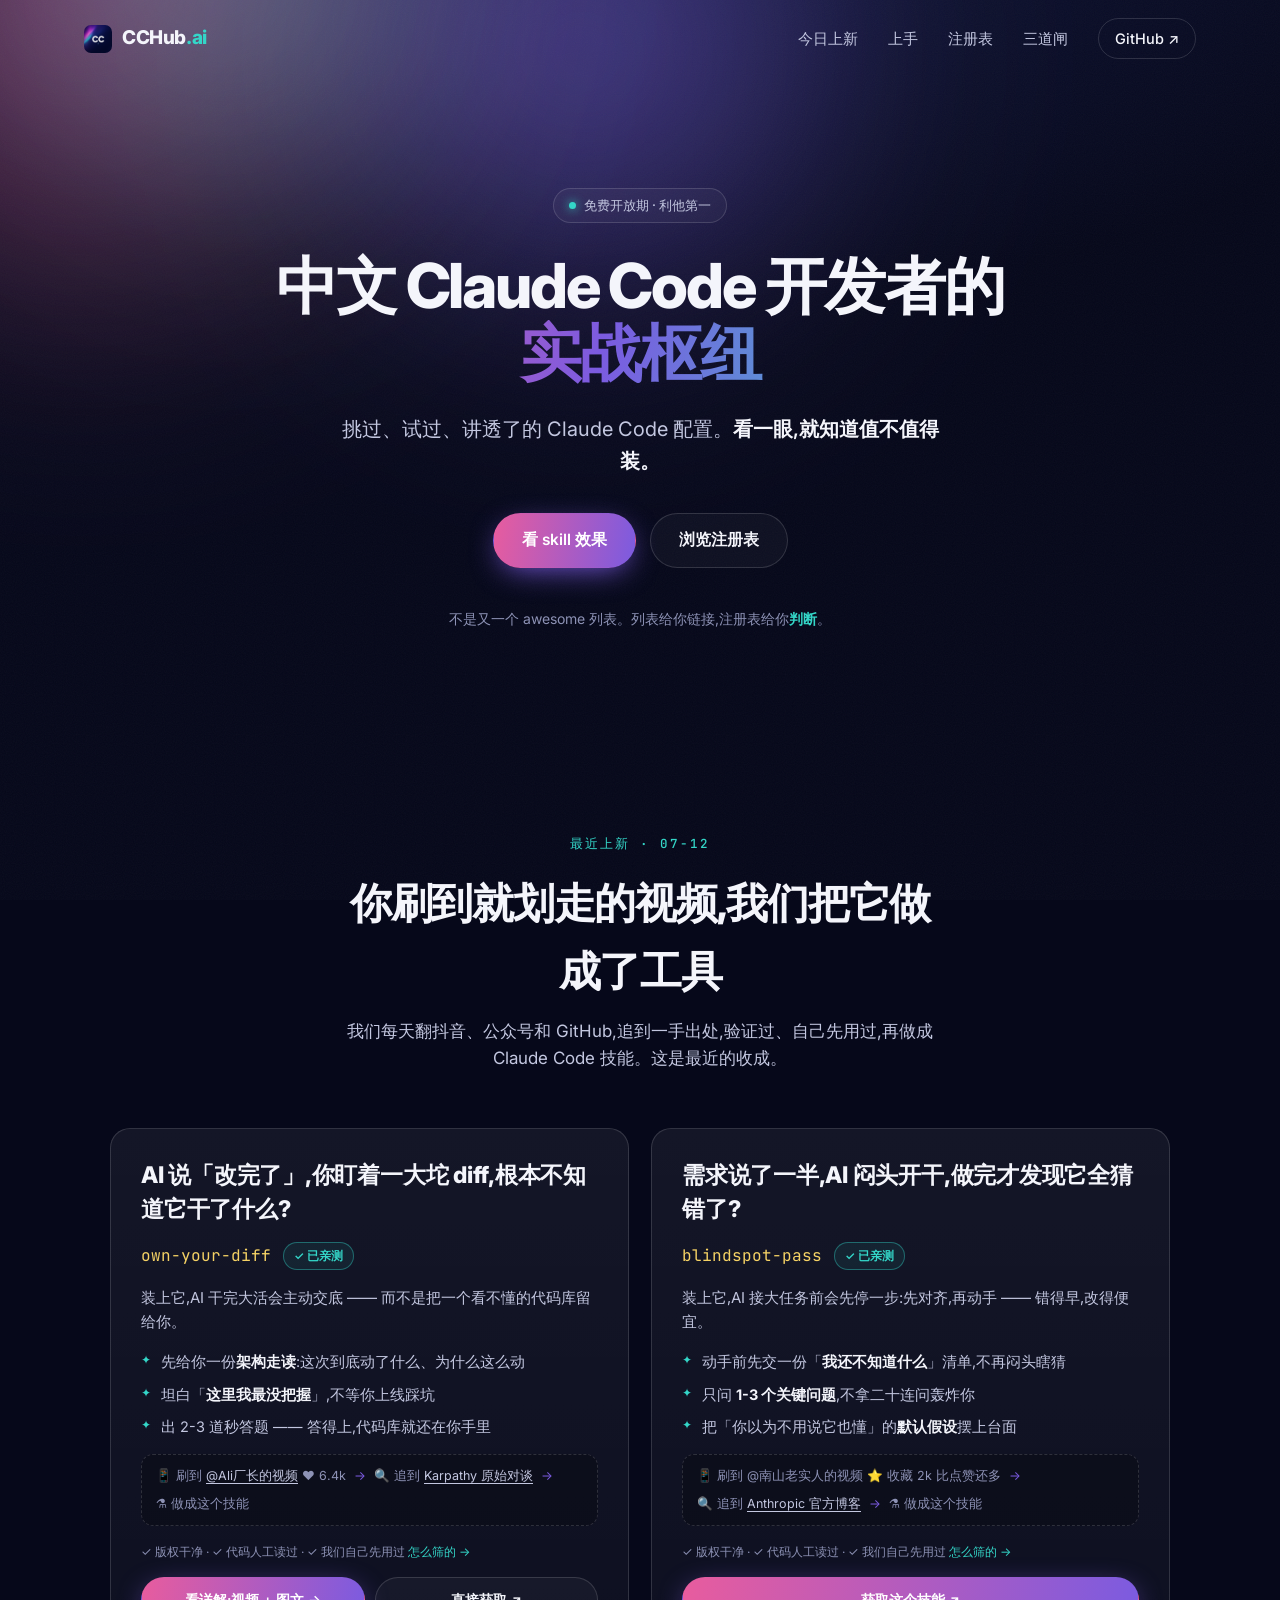
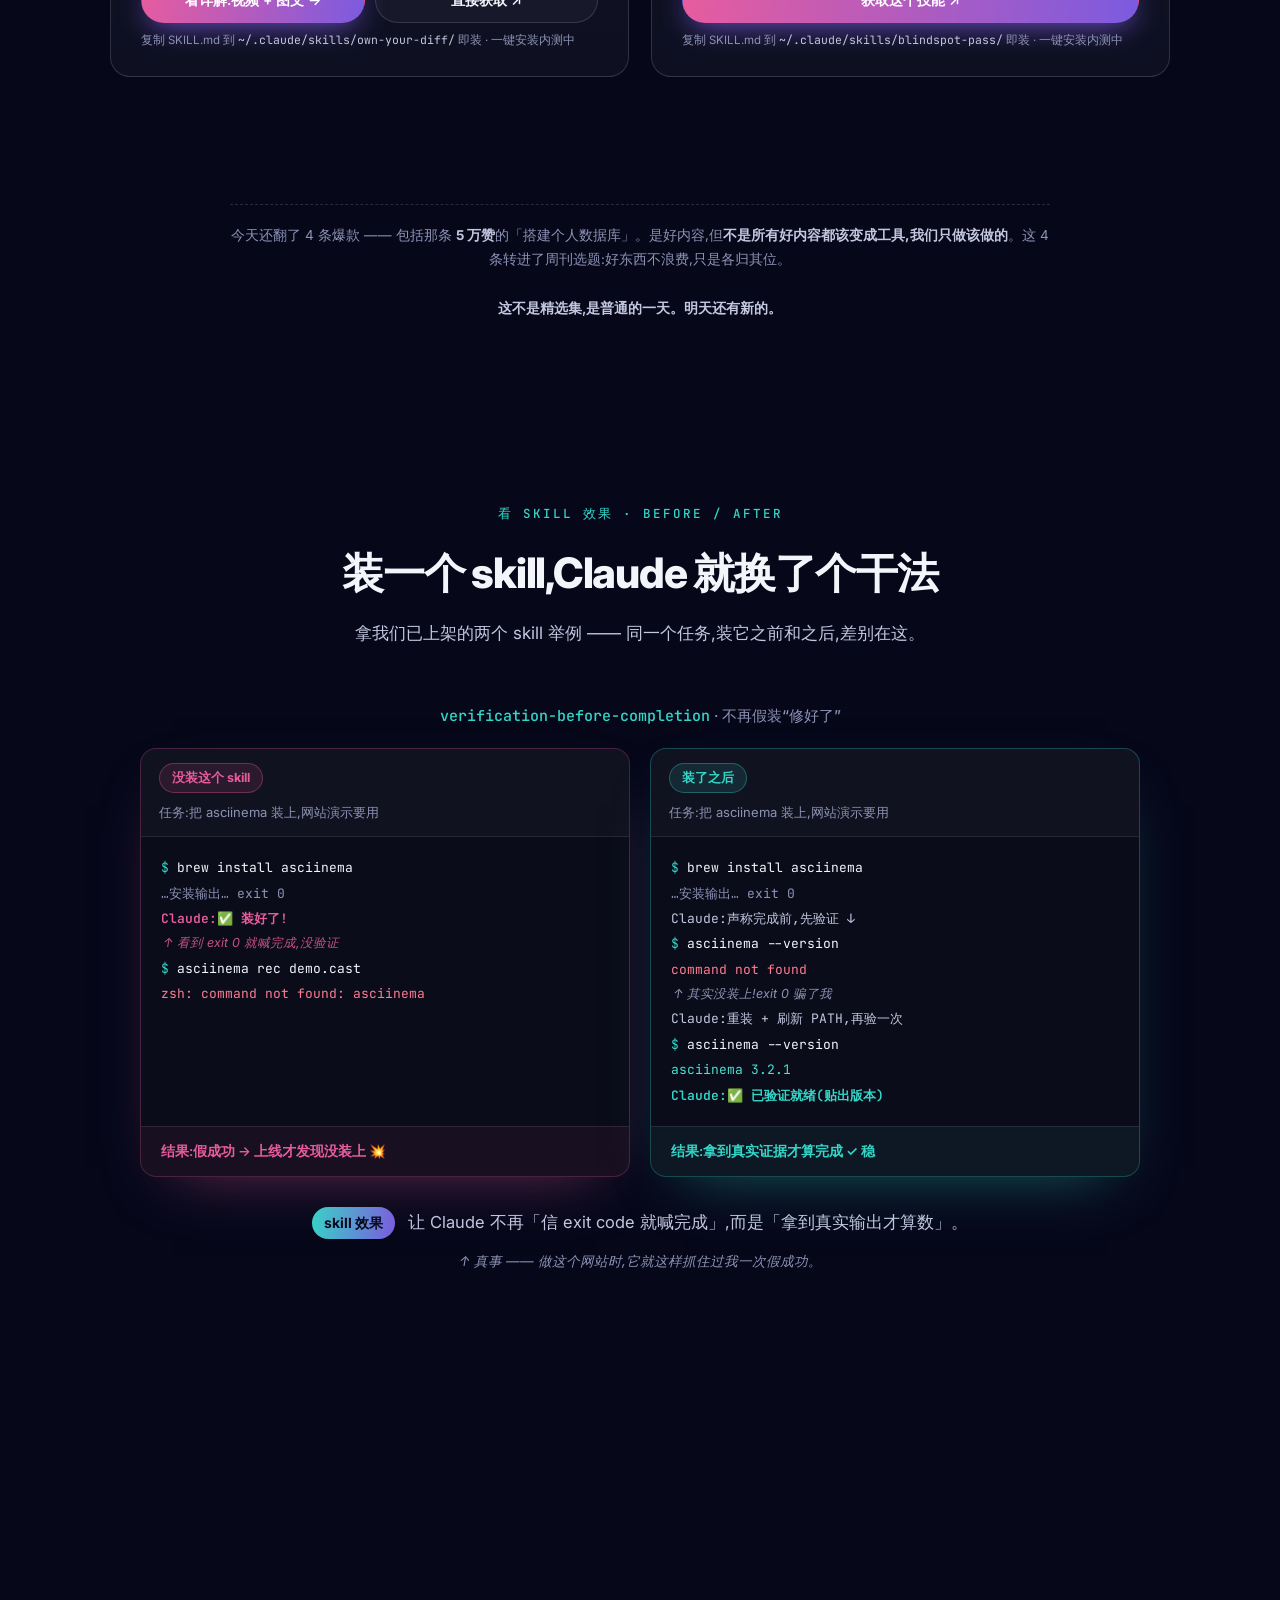
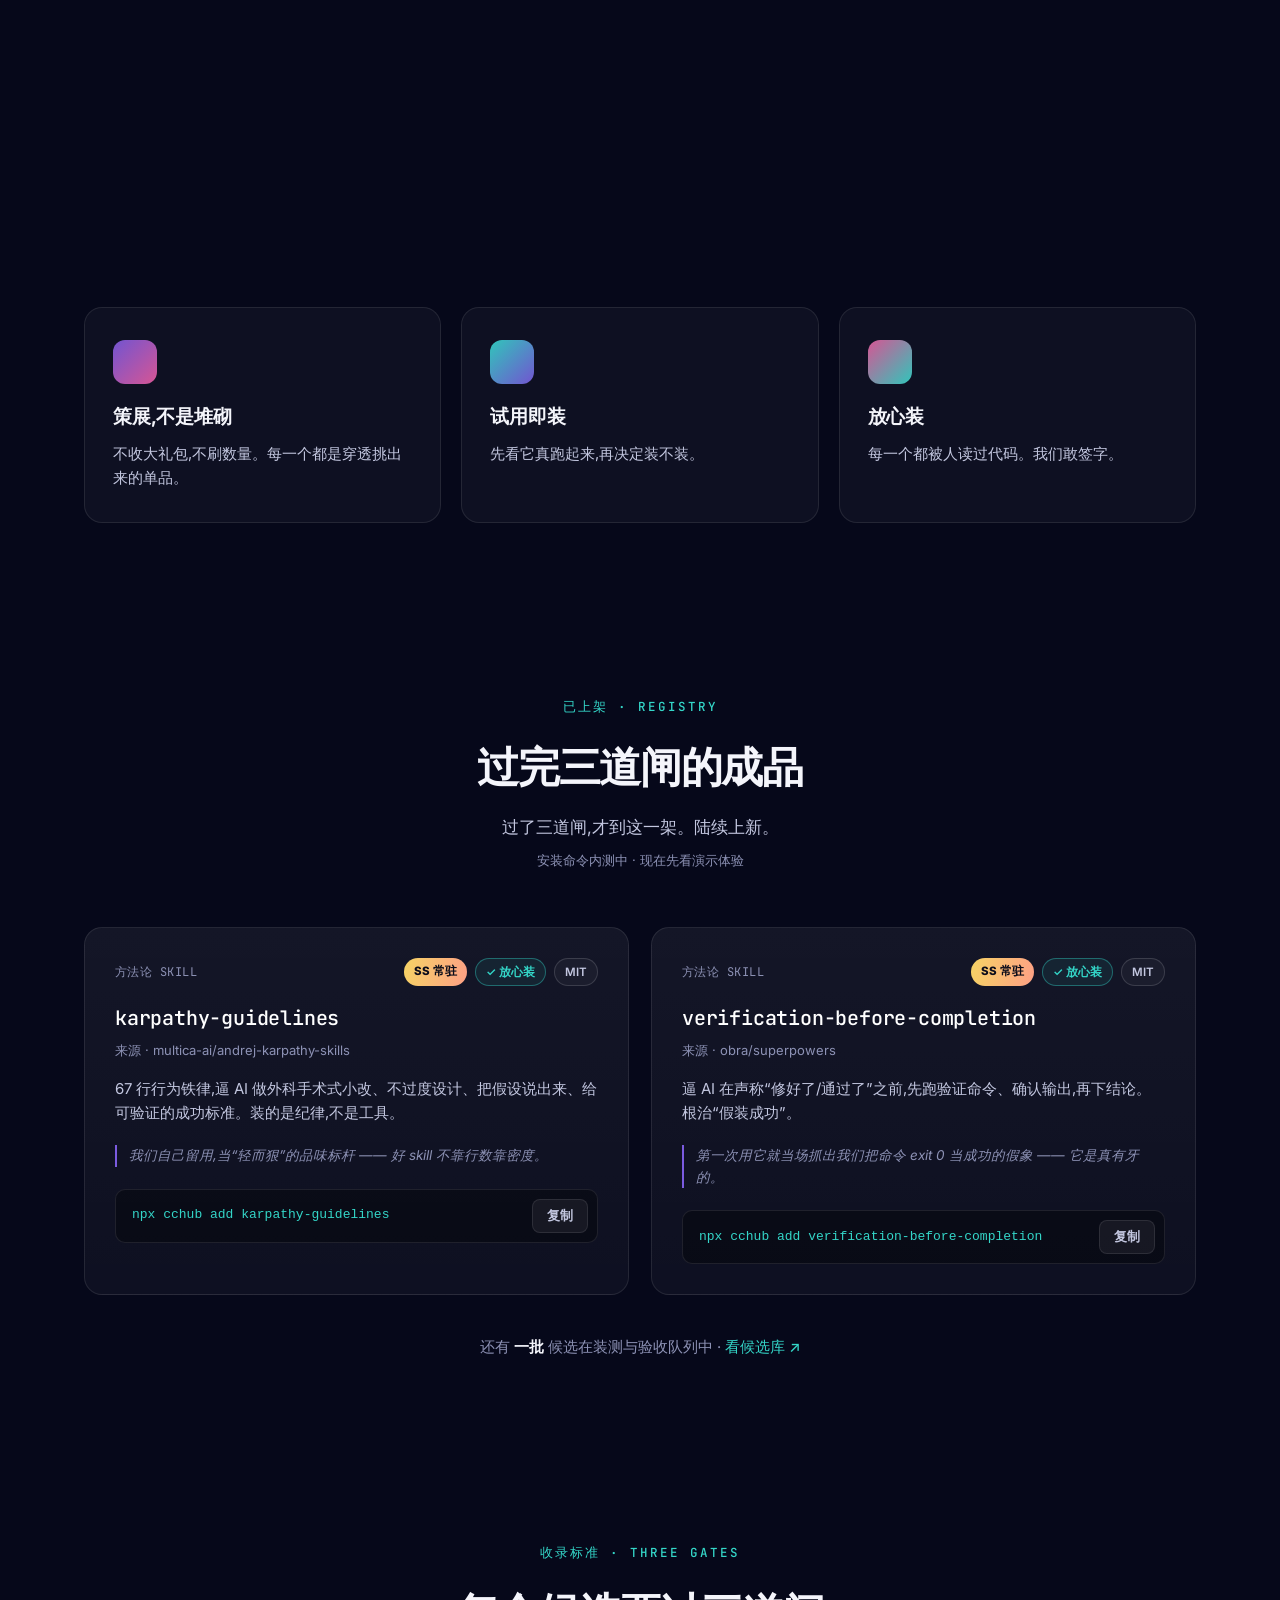
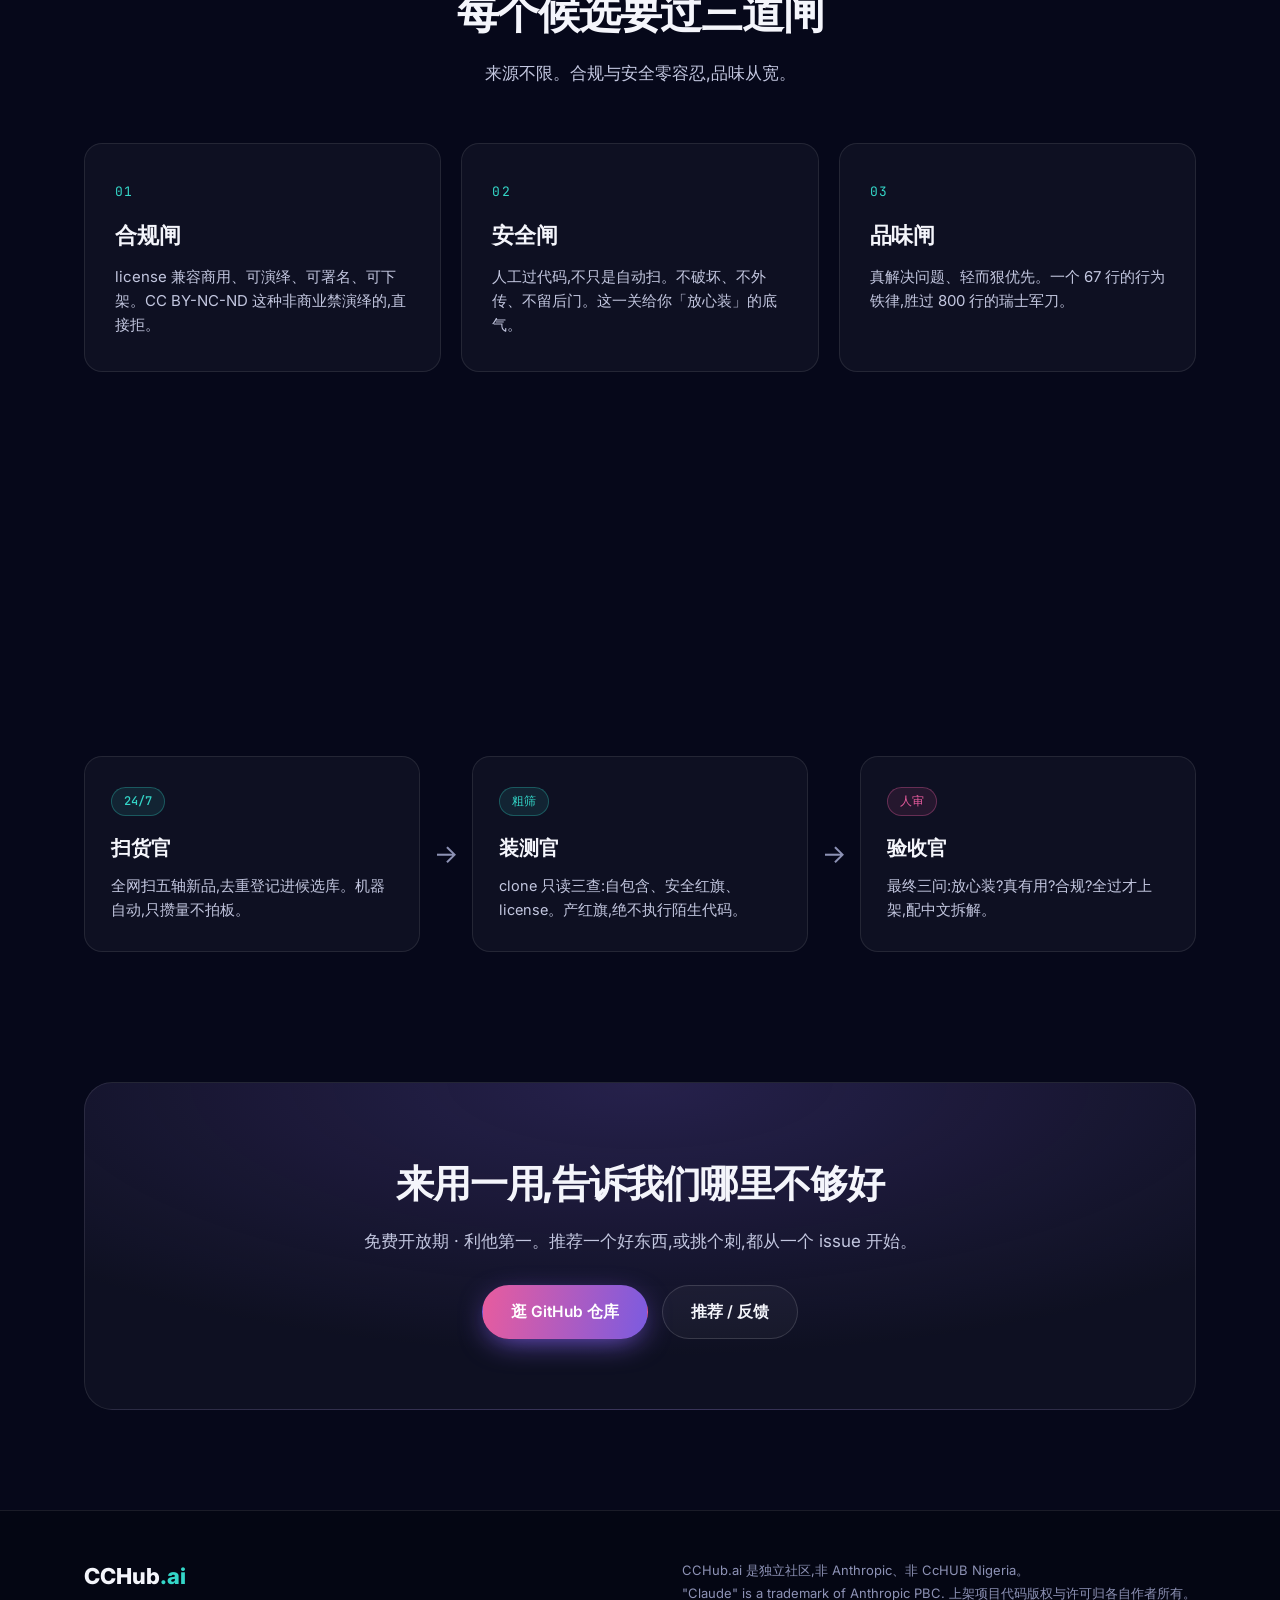
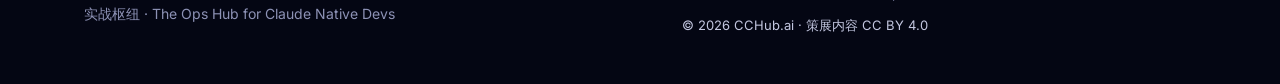
<file: docs/index.html>
<!DOCTYPE html>
<html lang="zh-CN">
<head>
<meta charset="UTF-8">
<meta name="viewport" content="width=device-width, initial-scale=1.0">
<title>CCHub.ai · 实战枢纽 — Claude Code 配置注册表</title>
<meta name="description" content="中文 Claude Code 开发者的实战枢纽。策展的 skill / agent / MCP / hook 配置注册表 —— 过三道闸,放心装,试用即装。">
<link rel="icon" type="image/png" href="assets/favicon.png">
<link rel="preconnect" href="https://fonts.googleapis.com">
<link rel="preconnect" href="https://fonts.gstatic.com" crossorigin>
<link href="https://fonts.googleapis.com/css2?family=Inter:wght@400;500;600;700;800&family=JetBrains+Mono:wght@400;500&display=swap" rel="stylesheet">
<link rel="stylesheet" href="styles.css?v=10">
</head>
<body>

<!-- aurora backdrop -->
<div class="aurora" aria-hidden="true">
  <div class="aurora__ribbon aurora__ribbon--1"></div>
  <div class="aurora__ribbon aurora__ribbon--2"></div>
  <div class="aurora__ribbon aurora__ribbon--3"></div>
  <div class="aurora__grain"></div>
</div>

<!-- nav -->
<header class="nav" id="nav">
  <div class="nav__inner">
    <a class="brand" href="#top" aria-label="CCHub.ai 首页">
      <img class="brand__mark" src="assets/favicon.png" alt="" width="28" height="28">
      <span class="brand__word">CCHub<span class="brand__tld">.ai</span></span>
    </a>
    <nav class="nav__links">
      <a href="#still">今日上新</a>
      <a href="#experience">上手</a>
      <a href="#registry">注册表</a>
      <a href="#gates">三道闸</a>
      <a class="nav__cta" href="https://github.com/cchubai/cchub-registry" target="_blank" rel="noopener">GitHub ↗</a>
    </nav>
  </div>
</header>

<main id="top">

  <!-- hero -->
  <section class="hero">
    <div class="hero__inner reveal">
      <div class="pill"><span class="pill__dot"></span>免费开放期 · 利他第一</div>
      <h1 class="hero__title">中文 Claude Code 开发者的<span class="grad">实战枢纽</span></h1>
      <p class="hero__sub">挑过、试过、讲透了的 Claude Code 配置。<strong>看一眼,就知道值不值得装。</strong></p>
      <div class="hero__cta">
        <a class="btn btn--primary" href="#experience">看 skill 效果</a>
        <a class="btn btn--ghost" href="#registry">浏览注册表</a>
      </div>
      <p class="hero__note">不是又一个 awesome 列表。列表给你链接,注册表给你<strong>判断</strong>。</p>
    </div>
  </section>

  <!-- fresh finds: 最近上新 -->
  <section class="section" id="still">
    <div class="section__head reveal">
      <span class="eyebrow">最近上新 · 07-12</span>
      <h2>你刷到就划走的视频,我们把它做成了工具</h2>
      <p class="section__lead">我们每天翻抖音、公众号和 GitHub,追到一手出处,验证过、自己先用过,再做成 Claude Code 技能。这是最近的收成。</p>
    </div>

    <div class="finds">
      <!-- 卡A own-your-diff -->
      <article class="find reveal">
        <p class="find__pain">AI 说「改完了」,你盯着一大坨 diff,根本不知道它干了什么?</p>
        <div class="find__name"><code>own-your-diff</code><span class="badge badge--safe">✓ 已亲测</span></div>
        <p class="find__gain">装上它,AI 干完大活会主动交底 —— 而不是把一个看不懂的代码库留给你。</p>
        <ul class="find__list">
          <li>先给你一份<b>架构走读</b>:这次到底动了什么、为什么这么动</li>
          <li>坦白「<b>这里我最没把握</b>」,不等你上线踩坑</li>
          <li>出 2-3 道秒答题 —— 答得上,代码库就还在你手里</li>
        </ul>
        <div class="find__trace">
          <span>📱 刷到 <a href="https://karpathy.bearblog.dev/sequoia-ascent-2026/" target="_blank" rel="noopener">@Ali厂长的视频</a> ❤ 6.4k</span><i>→</i>
          <span>🔍 追到 <a href="https://karpathy.bearblog.dev/sequoia-ascent-2026/" target="_blank" rel="noopener">Karpathy 原始对谈</a></span><i>→</i>
          <span>⚗️ 做成这个技能</span>
        </div>
        <div class="find__checks">✓ 版权干净 · ✓ 代码人工读过 · ✓ 我们自己先用过 <a href="#gates">怎么筛的 →</a></div>
        <div class="find__get">
          <div class="find__btns">
            <a class="btn btn--primary btn--sm" href="skill/own-your-diff.html">看详解:视频 + 图文 →</a>
            <a class="btn btn--ghost btn--sm" href="https://github.com/cchubai/cchub-registry/blob/main/skills/own-your-diff/SKILL.md" target="_blank" rel="noopener">直接获取 ↗</a>
          </div>
          <span>复制 SKILL.md 到 <code>~/.claude/skills/own-your-diff/</code> 即装 · 一键安装内测中</span>
        </div>
      </article>

      <!-- 卡B blindspot-pass -->
      <article class="find reveal">
        <p class="find__pain">需求说了一半,AI 闷头开干,做完才发现它全猜错了?</p>
        <div class="find__name"><code>blindspot-pass</code><span class="badge badge--safe">✓ 已亲测</span></div>
        <p class="find__gain">装上它,AI 接大任务前会先停一步:先对齐,再动手 —— 错得早,改得便宜。</p>
        <ul class="find__list">
          <li>动手前先交一份「<b>我还不知道什么</b>」清单,不再闷头瞎猜</li>
          <li>只问 <b>1-3 个关键问题</b>,不拿二十连问轰炸你</li>
          <li>把「你以为不用说它也懂」的<b>默认假设</b>摆上台面</li>
        </ul>
        <div class="find__trace">
          <span>📱 刷到 @南山老实人的视频 ⭐ 收藏 2k 比点赞还多</span><i>→</i>
          <span>🔍 追到 <a href="https://claude.com/blog/a-field-guide-to-claude-fable-finding-your-unknowns" target="_blank" rel="noopener">Anthropic 官方博客</a></span><i>→</i>
          <span>⚗️ 做成这个技能</span>
        </div>
        <div class="find__checks">✓ 版权干净 · ✓ 代码人工读过 · ✓ 我们自己先用过 <a href="#gates">怎么筛的 →</a></div>
        <div class="find__get">
          <a class="btn btn--primary btn--sm" href="https://github.com/cchubai/cchub-registry/blob/main/skills/blindspot-pass/SKILL.md" target="_blank" rel="noopener">获取这个技能 ↗</a>
          <span>复制 SKILL.md 到 <code>~/.claude/skills/blindspot-pass/</code> 即装 · 一键安装内测中</span>
        </div>
      </article>
    </div>

    <!-- 情报条 -->
    <aside class="intel reveal">
      <span class="intel__tag">今日情报 · 不用装,知道就赚</span>
      <p><b>Firecrawl 免 API Key 了</b> —— GitHub 146K 星的网页抓取工具,现在不用注册、不用配置,拿来就能用。想给 Claude 喂网页数据的,今天起少一步麻烦。</p>
      <a href="https://github.com/firecrawl/firecrawl" target="_blank" rel="noopener">看官方仓库 ↗</a>
    </aside>

    <!-- 验货小票 -->
    <p class="receipt reveal">今天还翻了 4 条爆款 —— 包括那条 <b>5 万赞</b>的「搭建个人数据库」。是好内容,但<b>不是所有好内容都该变成工具,我们只做该做的</b>。这 4 条转进了周刊选题:好东西不浪费,只是各归其位。</p>

    <p class="finds__tail reveal">这不是精选集,是普通的一天。明天还有新的。</p>
  </section>

  <!-- experience: skill effect, before / after -->
  <section class="section" id="experience">
    <div class="section__head reveal">
      <span class="eyebrow">看 skill 效果 · BEFORE / AFTER</span>
      <h2>装一个 skill,Claude 就换了个干法</h2>
      <p class="section__lead">拿我们已上架的两个 skill 举例 —— 同一个任务,装它之前和之后,差别在这。</p>
    </div>

    <div class="ba-demo reveal">
    <h3 class="ba-demo__name"><code>verification-before-completion</code><span> · 不再假装“修好了”</span></h3>
    <div class="ba">
      <!-- before -->
      <article class="ba__col ba__col--bad reveal">
        <div class="ba__bar"><span class="ba__tag ba__tag--bad">没装这个 skill</span><span class="ba__task">任务:把 asciinema 装上,网站演示要用</span></div>
        <div class="ba__term">
          <p class="t-cmd">brew install asciinema</p>
          <p class="t-out">…安装输出… <span class="t-dim">exit 0</span></p>
          <p class="t-ai t-ai--bad">Claude:✅ 装好了!</p>
          <p class="t-note t-note--bad">↑ 看到 exit 0 就喊完成,没验证</p>
          <p class="t-cmd">asciinema rec demo.cast</p>
          <p class="t-bad">zsh: command not found: asciinema</p>
        </div>
        <div class="ba__verdict ba__verdict--bad">结果:假成功 → 上线才发现没装上 💥</div>
      </article>

      <!-- after -->
      <article class="ba__col ba__col--ok reveal">
        <div class="ba__bar"><span class="ba__tag ba__tag--ok">装了之后</span><span class="ba__task">任务:把 asciinema 装上,网站演示要用</span></div>
        <div class="ba__term">
          <p class="t-cmd">brew install asciinema</p>
          <p class="t-out">…安装输出… <span class="t-dim">exit 0</span></p>
          <p class="t-ai">Claude:声称完成前,先验证 ↓</p>
          <p class="t-cmd">asciinema --version</p>
          <p class="t-bad">command not found</p>
          <p class="t-note">↑ 其实没装上!exit 0 骗了我</p>
          <p class="t-ai">Claude:重装 + 刷新 PATH,再验一次</p>
          <p class="t-cmd">asciinema --version</p>
          <p class="t-ok">asciinema 3.2.1</p>
          <p class="t-ai t-ai--ok">Claude:✅ 已验证就绪(贴出版本)</p>
        </div>
        <div class="ba__verdict ba__verdict--ok">结果:拿到真实证据才算完成 ✓ 稳</div>
      </article>
    </div>

    <p class="ba__takeaway">
      <span class="ba__effect">skill 效果</span>
      让 Claude 不再「信 exit code 就喊完成」,而是「拿到真实输出才算数」。
      <span class="ba__real">↑ 真事 —— 做这个网站时,它就这样抓住过我一次假成功。</span>
    </p>
    </div>

    <div class="ba-demo reveal">
    <h3 class="ba-demo__name"><code>karpathy-guidelines</code><span> · 外科手术式小改,不过度设计</span></h3>
    <div class="ba">
      <!-- before -->
      <article class="ba__col ba__col--bad reveal">
        <div class="ba__bar"><span class="ba__tag ba__tag--bad">没装这个 skill</span><span class="ba__task">任务:给 fetchData() 加个超时参数</span></div>
        <div class="ba__term">
          <p class="t-ai t-ai--bad">Claude:我顺手重构得更健壮 ↓</p>
          <p class="t-out">+ class RequestConfig { … }</p>
          <p class="t-out">+ class TimeoutStrategy { … }</p>
          <p class="t-out">~ 改写 fetchData + 5 个调用点</p>
          <p class="t-note t-note--bad">↑ 过度设计 + 擅自扩大改动面</p>
          <p class="t-bad">diff:+182 −47 · 改了 5 个文件</p>
        </div>
        <div class="ba__verdict ba__verdict--bad">结果:一个小需求 → 一周 review 💥</div>
      </article>

      <!-- after -->
      <article class="ba__col ba__col--ok reveal">
        <div class="ba__bar"><span class="ba__tag ba__tag--ok">装了之后</span><span class="ba__task">任务:给 fetchData() 加个超时参数</span></div>
        <div class="ba__term">
          <p class="t-ai">Claude:先挑明假设 —— 单个超时、默认行为不变?</p>
          <p class="t-bad">- async function fetchData(url) {</p>
          <p class="t-ok">+ async function fetchData(url, timeoutMs = 10000) {</p>
          <p class="t-out">　 用 AbortSignal.timeout(timeoutMs)</p>
          <p class="t-note">↑ 只改该改的,默认值保证向后兼容</p>
          <p class="t-ok">diff:+3 −1 · 1 个文件</p>
        </div>
        <div class="ba__verdict ba__verdict--ok">结果:一眼可 review,当天就合 ✓ 稳</div>
      </article>
    </div>

    <p class="ba__takeaway">
      <span class="ba__effect">skill 效果</span>
      让 Claude 做外科手术式小改、先把假设挑明,而不是顺手重构出一个大 diff。
      <span class="ba__real">↑ Karpathy 的行为铁律:改最少的东西,别替用户做没要求的决定。</span>
    </p>
    </div>
  </section>

  <!-- value pillars -->
  <section class="pillars">
    <div class="pillars__grid">
      <article class="pillar reveal">
        <div class="pillar__ic" data-ic="curate"></div>
        <h3>策展,不是堆砌</h3>
        <p>不收大礼包,不刷数量。每一个都是穿透挑出来的单品。</p>
      </article>
      <article class="pillar reveal">
        <div class="pillar__ic" data-ic="install"></div>
        <h3>试用即装</h3>
        <p>先看它真跑起来,再决定装不装。</p>
      </article>
      <article class="pillar reveal">
        <div class="pillar__ic" data-ic="trust"></div>
        <h3>放心装</h3>
        <p>每一个都被人读过代码。我们敢签字。</p>
      </article>
    </div>
  </section>

  <!-- registry -->
  <section class="section" id="registry">
    <div class="section__head reveal">
      <span class="eyebrow">已上架 · REGISTRY</span>
      <h2>过完三道闸的成品</h2>
      <p class="section__lead">过了三道闸,才到这一架。陆续上新。<span class="lead-soft">安装命令内测中 · 现在先看演示体验</span></p>
    </div>
    <div class="cards" id="cards"><!-- cards injected by app.js --></div>
    <p class="section__more reveal">还有 <strong id="queue-count">一批</strong> 候选在装测与验收队列中 · <a href="https://github.com/cchubai/cchub-registry/blob/main/registry-candidates.md" target="_blank" rel="noopener">看候选库 ↗</a></p>
  </section>

  <!-- gates -->
  <section class="section section--alt" id="gates">
    <div class="section__head reveal">
      <span class="eyebrow">收录标准 · THREE GATES</span>
      <h2>每个候选要过三道闸</h2>
      <p class="section__lead">来源不限。合规与安全零容忍,品味从宽。</p>
    </div>
    <div class="gates">
      <article class="gate reveal">
        <span class="gate__no">01</span>
        <h3>合规闸</h3>
        <p>license 兼容商用、可演绎、可署名、可下架。CC BY-NC-ND 这种非商业禁演绎的,直接拒。</p>
      </article>
      <article class="gate reveal">
        <span class="gate__no">02</span>
        <h3>安全闸</h3>
        <p>人工过代码,不只是自动扫。不破坏、不外传、不留后门。这一关给你「放心装」的底气。</p>
      </article>
      <article class="gate reveal">
        <span class="gate__no">03</span>
        <h3>品味闸</h3>
        <p>真解决问题、轻而狠优先。一个 67 行的行为铁律,胜过 800 行的瑞士军刀。</p>
      </article>
    </div>
  </section>

  <!-- pipeline -->
  <section class="section" id="pipeline">
    <div class="section__head reveal">
      <span class="eyebrow">进货流水线 · PIPELINE</span>
      <h2>机器昼夜攒量,人在终点把关</h2>
      <p class="section__lead">三个角色,各司其职。</p>
    </div>
    <div class="flow">
      <div class="flow__step reveal">
        <div class="flow__badge flow__badge--bot">24/7</div>
        <h3>扫货官</h3>
        <p>全网扫五轴新品,去重登记进候选库。机器自动,只攒量不拍板。</p>
      </div>
      <div class="flow__arrow" aria-hidden="true">→</div>
      <div class="flow__step reveal">
        <div class="flow__badge flow__badge--bot">粗筛</div>
        <h3>装测官</h3>
        <p>clone 只读三查:自包含、安全红旗、license。产红旗,绝不执行陌生代码。</p>
      </div>
      <div class="flow__arrow" aria-hidden="true">→</div>
      <div class="flow__step reveal">
        <div class="flow__badge flow__badge--human">人审</div>
        <h3>验收官</h3>
        <p>最终三问:放心装?真有用?合规?全过才上架,配中文拆解。</p>
      </div>
    </div>
  </section>

  <!-- cta band -->
  <section class="band">
    <div class="band__inner reveal">
      <h2>来用一用,告诉我们哪里不够好</h2>
      <p>免费开放期 · 利他第一。推荐一个好东西,或挑个刺,都从一个 issue 开始。</p>
      <div class="band__cta">
        <a class="btn btn--primary" href="https://github.com/cchubai/cchub-registry" target="_blank" rel="noopener">逛 GitHub 仓库</a>
        <a class="btn btn--ghost" href="https://github.com/cchubai/cchub-registry/issues/new" target="_blank" rel="noopener">推荐 / 反馈</a>
      </div>
    </div>
  </section>

</main>

<footer class="foot">
  <div class="foot__inner">
    <div class="foot__brand">
      <span class="brand__word">CCHub<span class="brand__tld">.ai</span></span>
      <p>实战枢纽 · The Ops Hub for Claude Native Devs</p>
    </div>
    <div class="foot__legal">
      <p>CCHub.ai 是独立社区,非 Anthropic、非 CcHUB Nigeria。</p>
      <p>"Claude" is a trademark of Anthropic PBC. 上架项目代码版权与许可归各自作者所有。</p>
      <p class="foot__copy">© 2026 CCHub.ai · 策展内容 CC BY 4.0</p>
    </div>
  </div>
</footer>

<script src="app.js?v=10"></script>
</body>
</html>
</file>
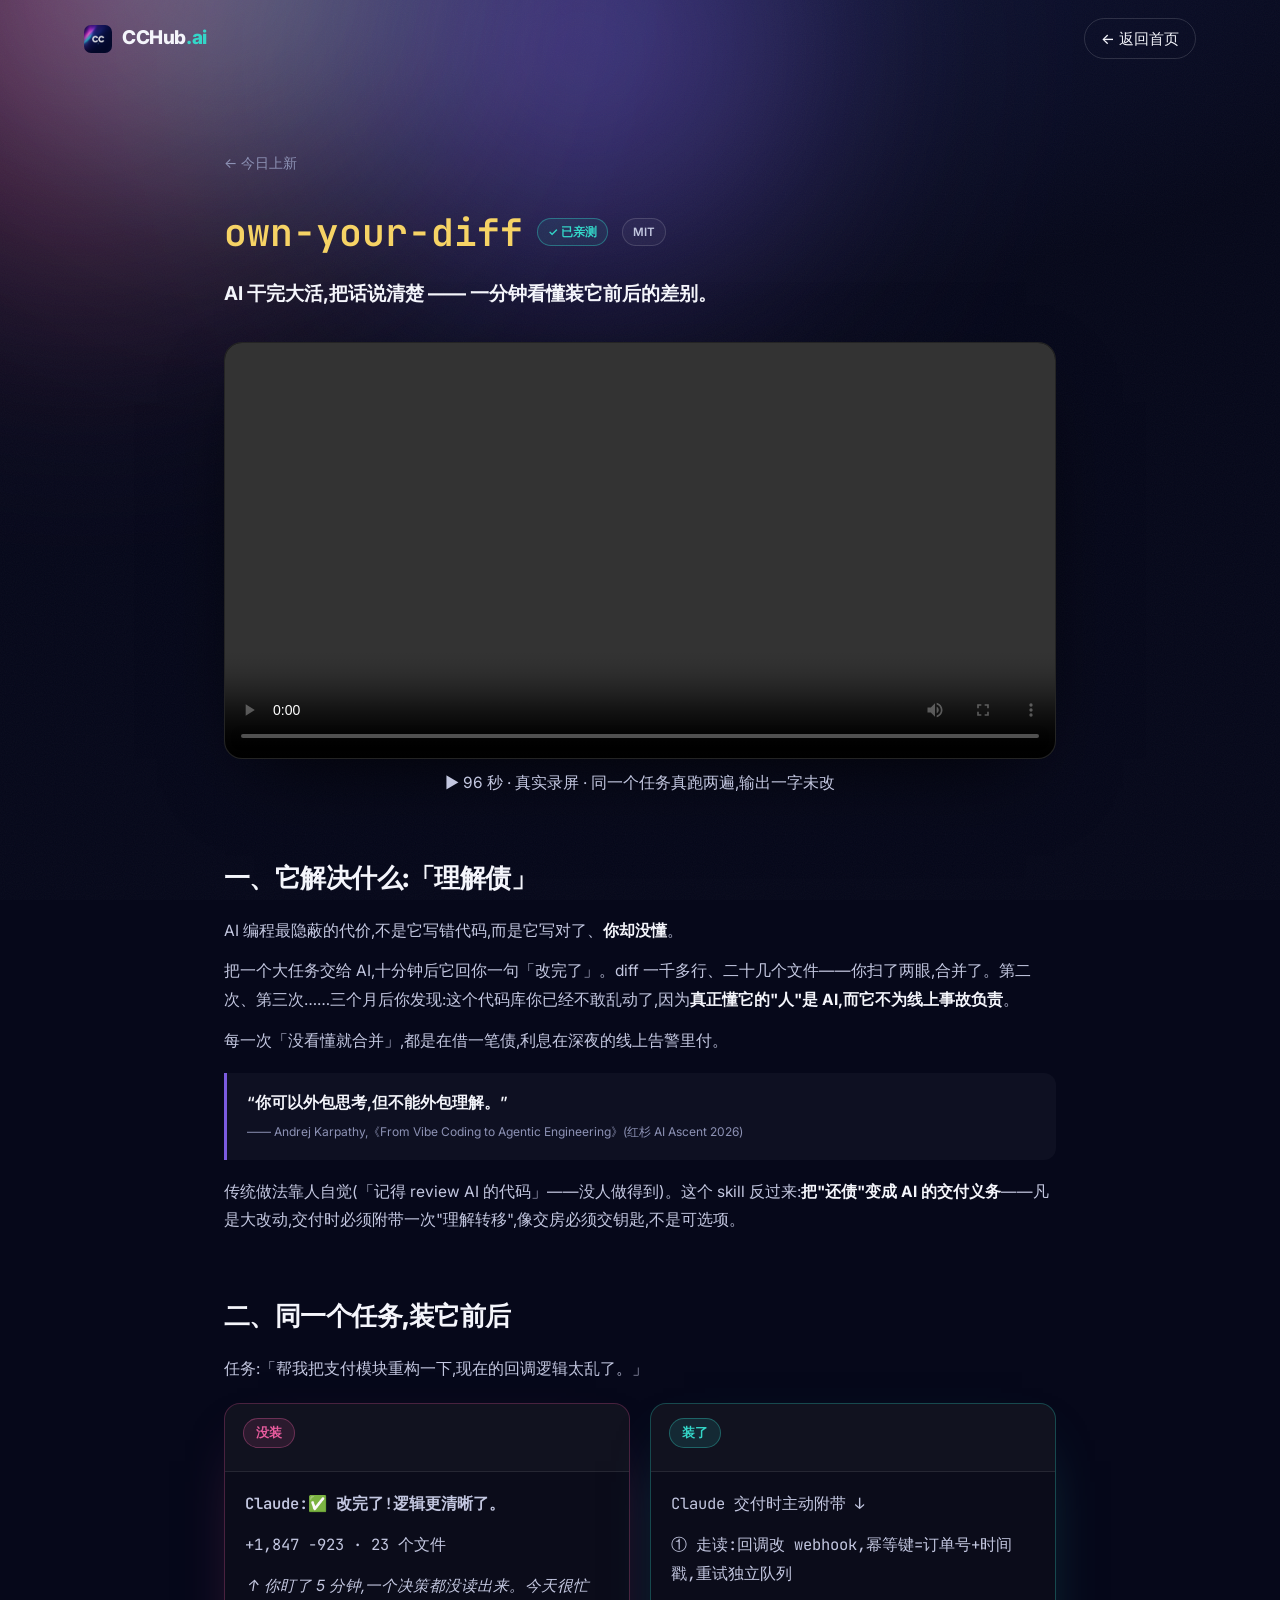
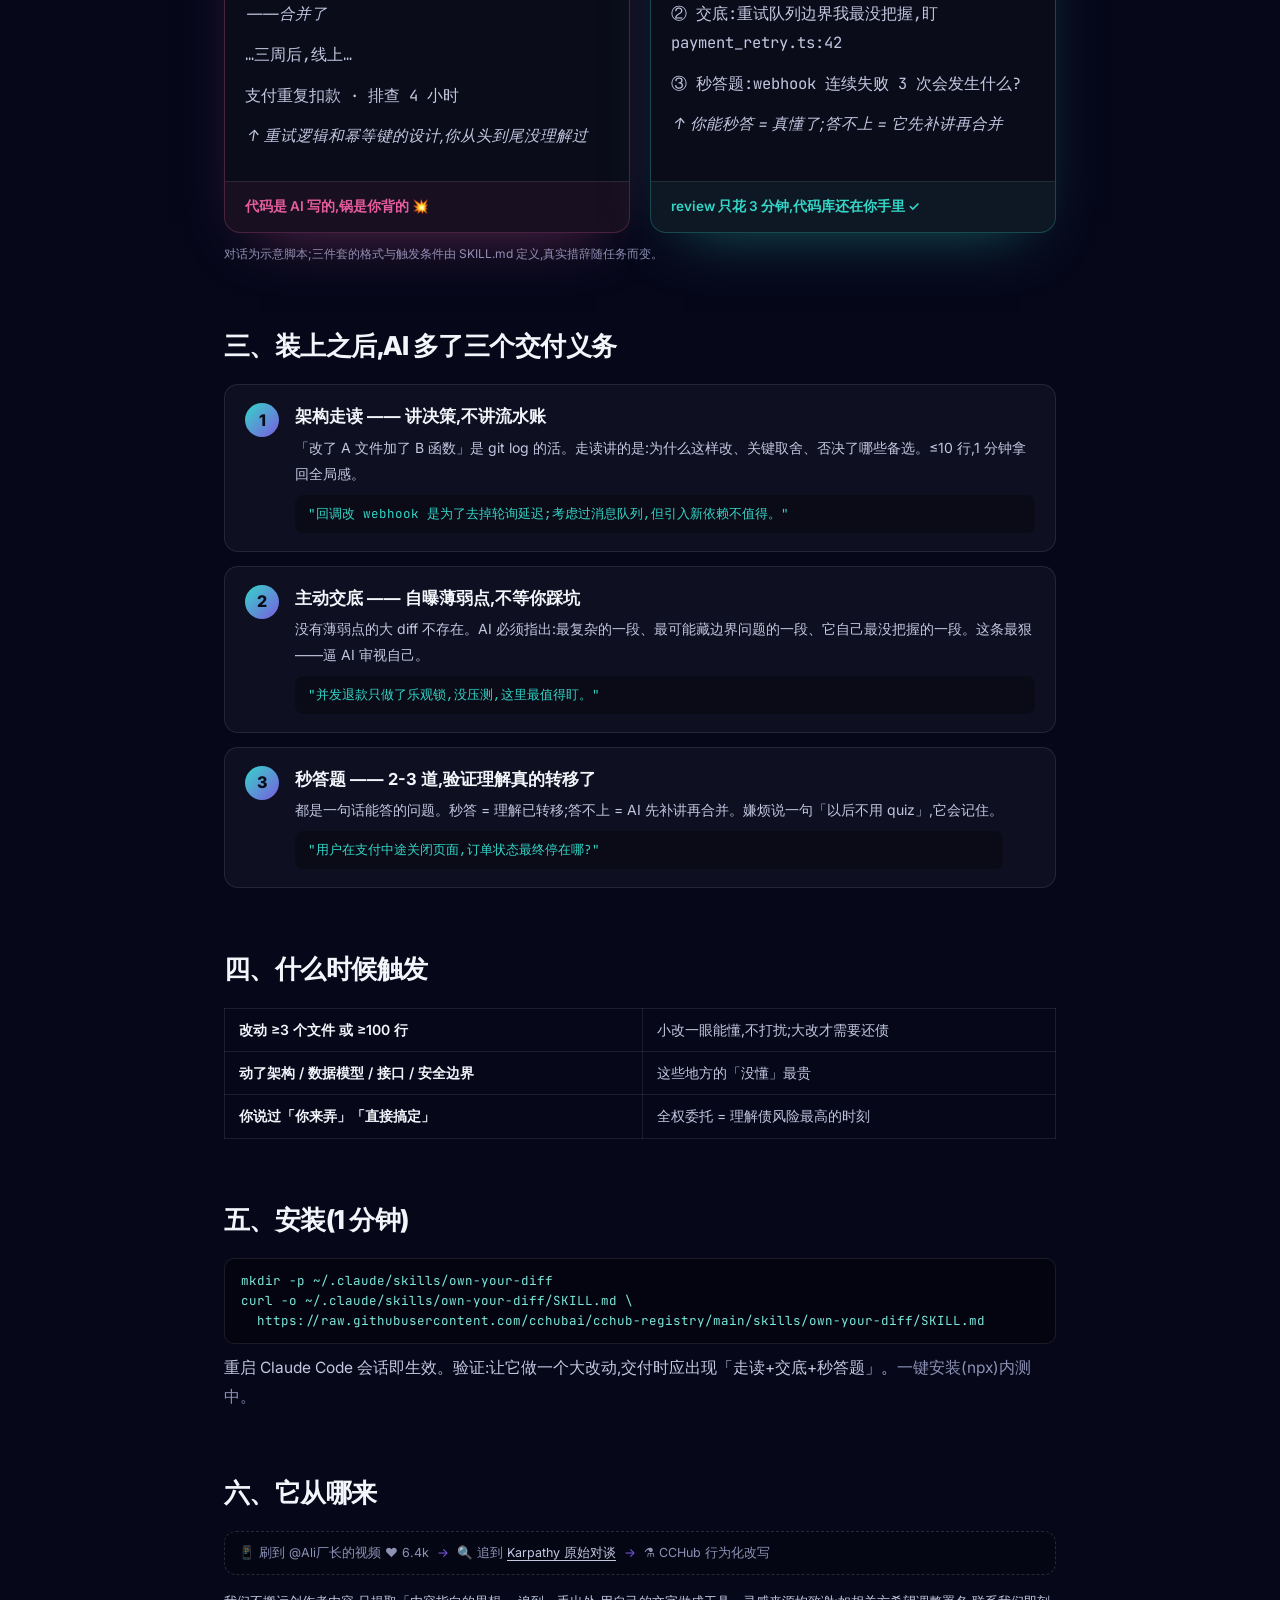
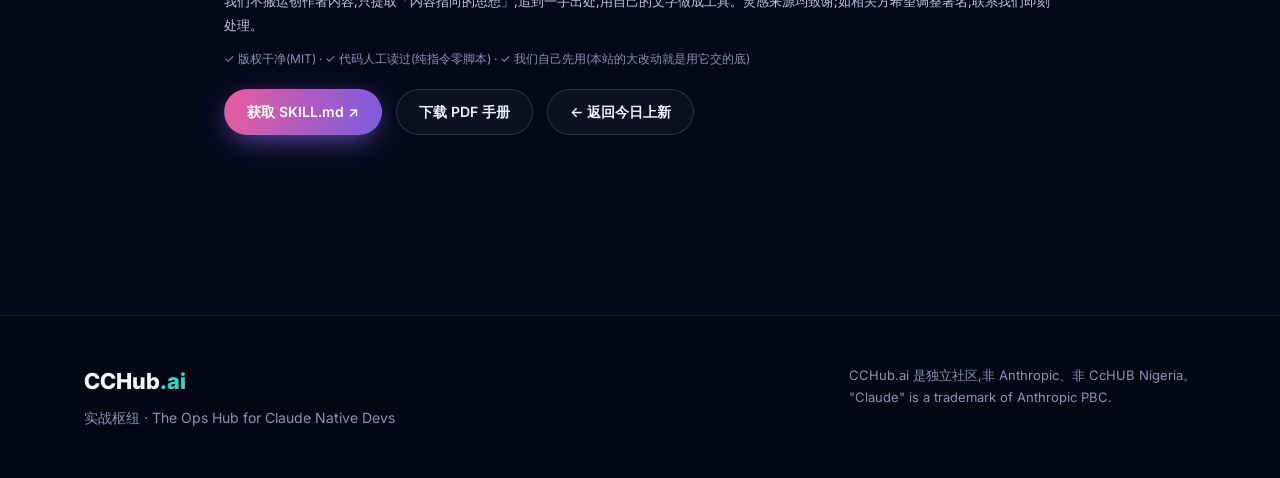
<file: docs/skill/own-your-diff.html>
<!DOCTYPE html>
<html lang="zh-CN">
<head>
<meta charset="UTF-8">
<meta name="viewport" content="width=device-width, initial-scale=1.0">
<title>own-your-diff · 详解 — CCHub.ai</title>
<meta name="description" content="own-your-diff:AI 干完大活,把话说清楚。视频+图文详解使用前后的差别。">
<link rel="icon" type="image/png" href="../assets/favicon.png">
<link rel="preconnect" href="https://fonts.googleapis.com">
<link rel="preconnect" href="https://fonts.gstatic.com" crossorigin>
<link href="https://fonts.googleapis.com/css2?family=Inter:wght@400;500;600;700;800&family=JetBrains+Mono:wght@400;500&display=swap" rel="stylesheet">
<link rel="stylesheet" href="../styles.css?v=9">
<style>
.detail{max-width:880px;margin:0 auto;padding:150px 24px 80px}
.detail__back{font-size:14px;color:var(--ink-mute)}
.detail__back:hover{color:var(--au-teal)}
.detail__head{margin:26px 0 14px;display:flex;align-items:center;gap:14px;flex-wrap:wrap}
.detail__head code{font-family:var(--mono);font-size:clamp(26px,4vw,38px);font-weight:600;color:#f6d365}
.detail__tag{font-size:15px;color:var(--ink-soft)}
.detail h2{font-size:clamp(21px,2.6vw,26px);font-weight:800;letter-spacing:-.02em;margin:60px 0 18px}
.detail p{font-size:15.5px;color:var(--ink-soft);line-height:1.85;margin-bottom:12px}
.detail p b{color:var(--ink)}
.video-wrap{margin:30px 0 8px;border:1px solid var(--line-2);border-radius:18px;overflow:hidden;
  box-shadow:0 30px 80px -30px rgba(0,0,0,.8);background:#000}
.video-wrap video{width:100%;display:block}
.video-cap{font-size:12.5px;color:var(--ink-mute);text-align:center;margin-top:10px}
.dl-row{display:flex;gap:14px;flex-wrap:wrap;margin-top:20px}
.quote2{border-left:3px solid var(--au-violet);background:var(--glass);padding:16px 20px;border-radius:0 12px 12px 0;margin:18px 0}
.quote2 p{margin:0;font-weight:600;color:var(--ink)}
.quote2 small{color:var(--ink-mute);font-size:12px}
.beh2{display:flex;gap:16px;align-items:flex-start;border:1px solid var(--line);border-radius:14px;
  padding:18px 20px;margin-bottom:14px;background:var(--glass)}
.beh2 .no{flex:none;width:34px;height:34px;border-radius:50%;display:grid;place-items:center;
  font-weight:800;color:#0b0c1a;background:linear-gradient(135deg,var(--au-teal),var(--au-violet))}
.beh2 h3{font-size:16.5px;margin-bottom:5px}
.beh2 p{font-size:14px;margin-bottom:8px}
.beh2 .eg{font-family:var(--mono);font-size:12.5px;color:var(--au-teal);background:rgba(0,0,0,.3);
  border-radius:8px;padding:9px 13px}
.trg{width:100%;border-collapse:collapse;font-size:14px;margin-top:6px}
.trg td{border:1px solid var(--line);padding:10px 14px;color:var(--ink-soft)}
.trg td:first-child{color:var(--ink);font-weight:600}
.cmd2{font-family:var(--mono);font-size:12.5px;color:#7de8dd;background:rgba(0,0,0,.4);border:1px solid var(--line);
  border-radius:10px;padding:12px 16px;margin:10px 0;overflow-x:auto;white-space:pre}
.detail .find__trace{margin:14px 0}
</style>
</head>
<body>

<div class="aurora" aria-hidden="true">
  <div class="aurora__ribbon aurora__ribbon--1"></div>
  <div class="aurora__ribbon aurora__ribbon--2"></div>
  <div class="aurora__ribbon aurora__ribbon--3"></div>
  <div class="aurora__grain"></div>
</div>

<header class="nav" id="nav">
  <div class="nav__inner">
    <a class="brand" href="../index.html"><img class="brand__mark" src="../assets/favicon.png" alt="" width="28" height="28"><span class="brand__word">CCHub<span class="brand__tld">.ai</span></span></a>
    <nav class="nav__links"><a class="nav__cta" href="../index.html">← 返回首页</a></nav>
  </div>
</header>

<main class="detail">
  <a class="detail__back" href="../index.html#still">← 今日上新</a>
  <div class="detail__head">
    <code>own-your-diff</code>
    <span class="badge badge--safe">✓ 已亲测</span><span class="badge badge--mit">MIT</span>
  </div>
  <p class="detail__tag" style="font-size:19px;font-weight:700;color:var(--ink)">AI 干完大活,把话说清楚 —— 一分钟看懂装它前后的差别。</p>

  <div class="video-wrap"><video controls playsinline preload="metadata" src="../media/own-your-diff/demo.mp4"></video></div>
  <p class="video-cap">▶ 96 秒 · 真实录屏 · 同一个任务真跑两遍,输出一字未改</p>

  <h2>一、它解决什么:「理解债」</h2>
  <p>AI 编程最隐蔽的代价,不是它写错代码,而是它写对了、<b>你却没懂</b>。</p>
  <p>把一个大任务交给 AI,十分钟后它回你一句「改完了」。diff 一千多行、二十几个文件——你扫了两眼,合并了。第二次、第三次……三个月后你发现:这个代码库你已经不敢乱动了,因为<b>真正懂它的"人"是 AI,而它不为线上事故负责</b>。</p>
  <p>每一次「没看懂就合并」,都是在借一笔债,利息在深夜的线上告警里付。</p>
  <div class="quote2">
    <p>“你可以外包思考,但不能外包理解。”</p>
    <small>—— Andrej Karpathy,《From Vibe Coding to Agentic Engineering》(红杉 AI Ascent 2026)</small>
  </div>
  <p>传统做法靠人自觉(「记得 review AI 的代码」——没人做得到)。这个 skill 反过来:<b>把"还债"变成 AI 的交付义务</b>——凡是大改动,交付时必须附带一次"理解转移",像交房必须交钥匙,不是可选项。</p>

  <h2>二、同一个任务,装它前后</h2>
  <p style="margin-bottom:20px">任务:「帮我把支付模块重构一下,现在的回调逻辑太乱了。」</p>
  <div class="ba">
    <article class="ba__col ba__col--bad">
      <div class="ba__bar"><span class="ba__tag ba__tag--bad">没装</span></div>
      <div class="ba__term">
        <p class="t-ai t-ai--bad">Claude:✅ 改完了!逻辑更清晰了。</p>
        <p class="t-bad">+1,847 −923 · 23 个文件</p>
        <p class="t-note t-note--bad">↑ 你盯了 5 分钟,一个决策都没读出来。今天很忙——合并了</p>
        <p class="t-out">…三周后,线上…</p>
        <p class="t-bad">支付重复扣款 · 排查 4 小时</p>
        <p class="t-note t-note--bad">↑ 重试逻辑和幂等键的设计,你从头到尾没理解过</p>
      </div>
      <div class="ba__verdict ba__verdict--bad">代码是 AI 写的,锅是你背的 💥</div>
    </article>
    <article class="ba__col ba__col--ok">
      <div class="ba__bar"><span class="ba__tag ba__tag--ok">装了</span></div>
      <div class="ba__term">
        <p class="t-ai">Claude 交付时主动附带 ↓</p>
        <p class="t-ok">① 走读:回调改 webhook,幂等键=订单号+时间戳,重试独立队列</p>
        <p class="t-ok">② 交底:重试队列边界我最没把握,盯 payment_retry.ts:42</p>
        <p class="t-ok">③ 秒答题:webhook 连续失败 3 次会发生什么?</p>
        <p class="t-note">↑ 你能秒答 = 真懂了;答不上 = 它先补讲再合并</p>
      </div>
      <div class="ba__verdict ba__verdict--ok">review 只花 3 分钟,代码库还在你手里 ✓</div>
    </article>
  </div>
  <p style="font-size:12px;color:var(--ink-mute);margin-top:10px">对话为示意脚本;三件套的格式与触发条件由 SKILL.md 定义,真实措辞随任务而变。</p>

  <h2>三、装上之后,AI 多了三个交付义务</h2>
  <div class="beh2"><span class="no">1</span><div>
    <h3>架构走读 —— 讲决策,不讲流水账</h3>
    <p>「改了 A 文件加了 B 函数」是 git log 的活。走读讲的是:为什么这样改、关键取舍、否决了哪些备选。≤10 行,1 分钟拿回全局感。</p>
    <div class="eg">"回调改 webhook 是为了去掉轮询延迟;考虑过消息队列,但引入新依赖不值得。"</div>
  </div></div>
  <div class="beh2"><span class="no">2</span><div>
    <h3>主动交底 —— 自曝薄弱点,不等你踩坑</h3>
    <p>没有薄弱点的大 diff 不存在。AI 必须指出:最复杂的一段、最可能藏边界问题的一段、它自己最没把握的一段。这条最狠——逼 AI 审视自己。</p>
    <div class="eg">"并发退款只做了乐观锁,没压测,这里最值得盯。"</div>
  </div></div>
  <div class="beh2"><span class="no">3</span><div>
    <h3>秒答题 —— 2-3 道,验证理解真的转移了</h3>
    <p>都是一句话能答的问题。秒答 = 理解已转移;答不上 = AI 先补讲再合并。嫌烦说一句「以后不用 quiz」,它会记住。</p>
    <div class="eg">"用户在支付中途关闭页面,订单状态最终停在哪?"</div>
  </div></div>

  <h2>四、什么时候触发</h2>
  <table class="trg">
    <tr><td>改动 ≥3 个文件 或 ≥100 行</td><td>小改一眼能懂,不打扰;大改才需要还债</td></tr>
    <tr><td>动了架构 / 数据模型 / 接口 / 安全边界</td><td>这些地方的「没懂」最贵</td></tr>
    <tr><td>你说过「你来弄」「直接搞定」</td><td>全权委托 = 理解债风险最高的时刻</td></tr>
  </table>

  <h2>五、安装(1 分钟)</h2>
  <div class="cmd2">mkdir -p ~/.claude/skills/own-your-diff
curl -o ~/.claude/skills/own-your-diff/SKILL.md \
  https://raw.githubusercontent.com/cchubai/cchub-registry/main/skills/own-your-diff/SKILL.md</div>
  <p>重启 Claude Code 会话即生效。验证:让它做一个大改动,交付时应出现「走读+交底+秒答题」。<span style="color:var(--ink-mute)">一键安装(npx)内测中。</span></p>

  <h2>六、它从哪来</h2>
  <div class="find__trace">
    <span>📱 刷到 @Ali厂长的视频 ❤ 6.4k</span><i>→</i>
    <span>🔍 追到 <a href="https://karpathy.bearblog.dev/sequoia-ascent-2026/" target="_blank" rel="noopener">Karpathy 原始对谈</a></span><i>→</i>
    <span>⚗️ CCHub 行为化改写</span>
  </div>
  <p style="font-size:13px">我们不搬运创作者内容,只提取「内容指向的思想」,追到一手出处,用自己的文字做成工具。灵感来源均致谢;如相关方希望调整署名,联系我们即刻处理。</p>
  <div class="find__checks" style="margin-top:6px">✓ 版权干净(MIT) · ✓ 代码人工读过(纯指令零脚本) · ✓ 我们自己先用(本站的大改动就是用它交的底)</div>

  <div class="dl-row">
    <a class="btn btn--primary btn--sm" href="https://github.com/cchubai/cchub-registry/blob/main/skills/own-your-diff/SKILL.md" target="_blank" rel="noopener">获取 SKILL.md ↗</a>
    <a class="btn btn--ghost btn--sm" href="../media/own-your-diff/guide.pdf" target="_blank" rel="noopener">下载 PDF 手册</a>
    <a class="btn btn--ghost btn--sm" href="../index.html#still">← 返回今日上新</a>
  </div>
</main>

<footer class="foot">
  <div class="foot__inner">
    <div class="foot__brand"><span class="brand__word">CCHub<span class="brand__tld">.ai</span></span><p>实战枢纽 · The Ops Hub for Claude Native Devs</p></div>
    <div class="foot__legal"><p>CCHub.ai 是独立社区,非 Anthropic、非 CcHUB Nigeria。</p><p>"Claude" is a trademark of Anthropic PBC.</p></div>
  </div>
</footer>

<script>
const nav=document.getElementById('nav');
const onS=()=>nav.classList.toggle('scrolled',scrollY>24); onS();
addEventListener('scroll',onS,{passive:true});
document.addEventListener('visibilitychange',()=>document.documentElement.classList.toggle('halt',document.hidden));
</script>
</body>
</html>
</file>
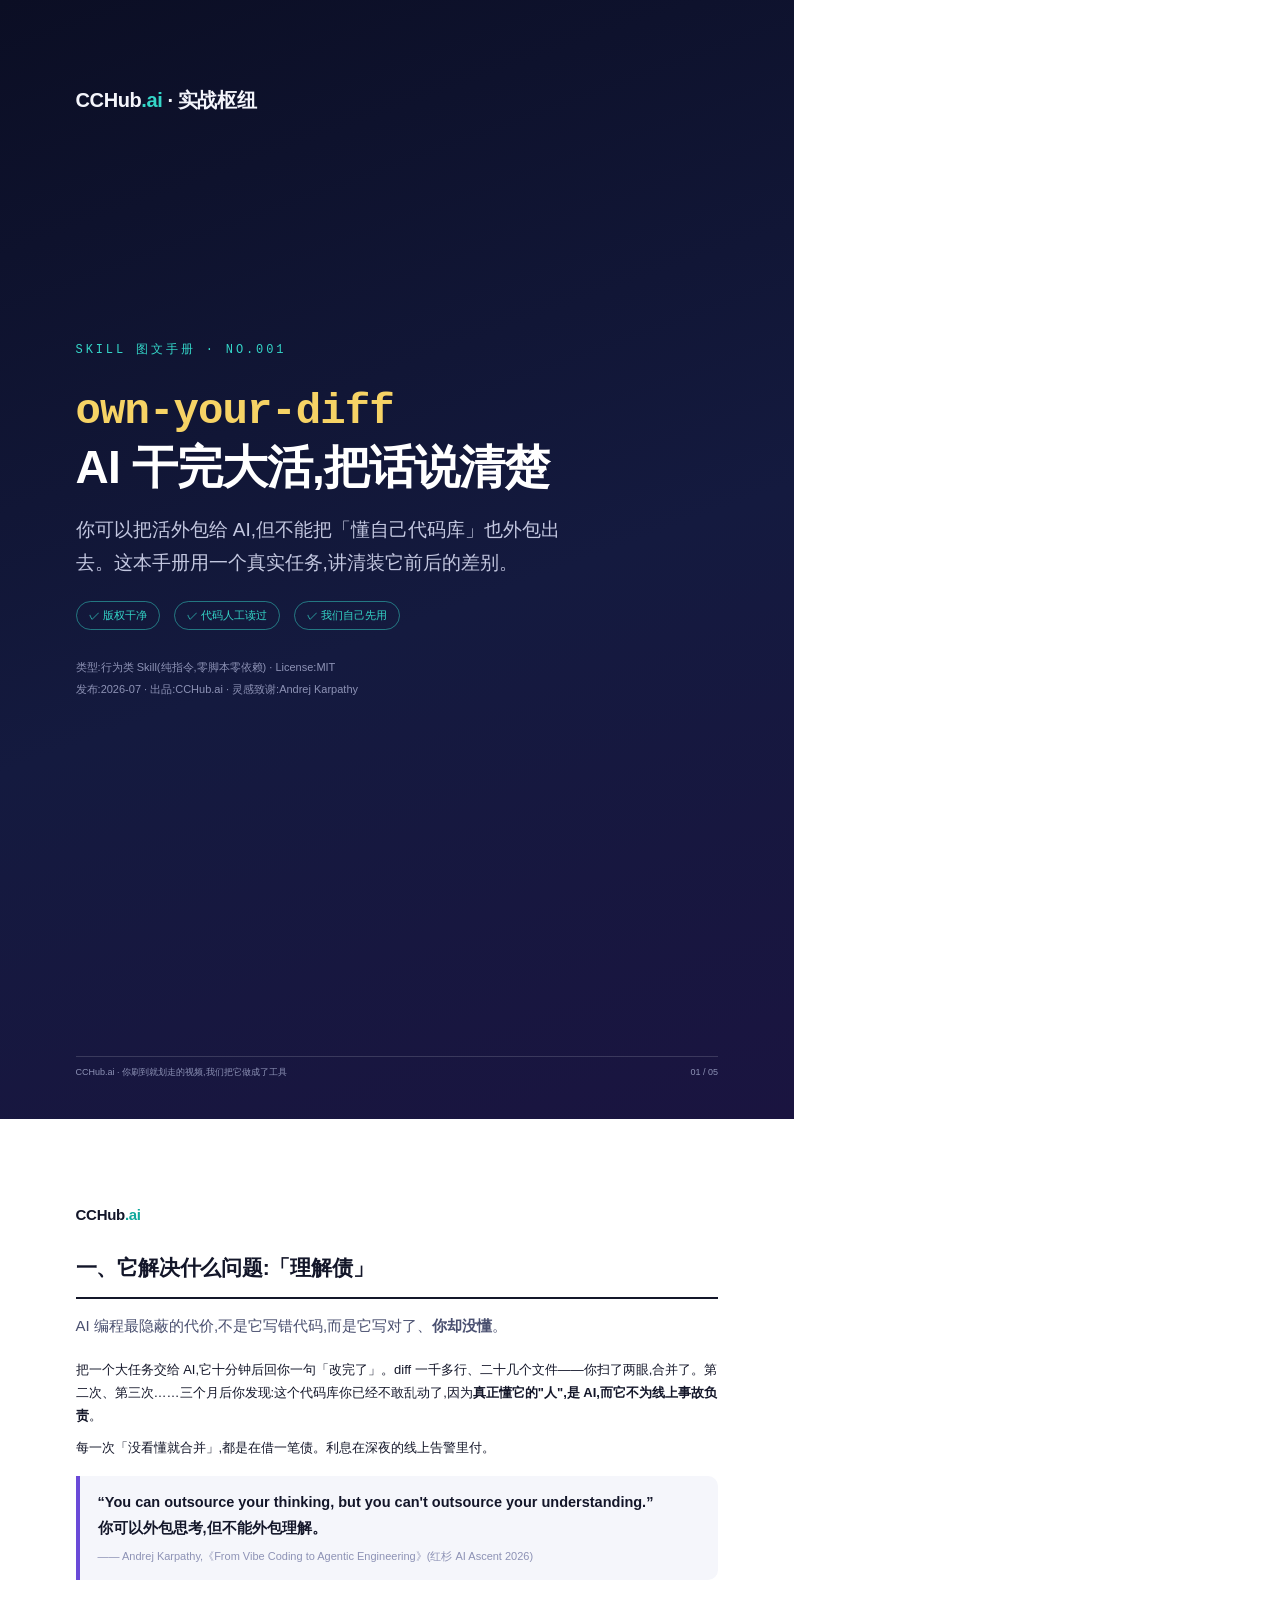
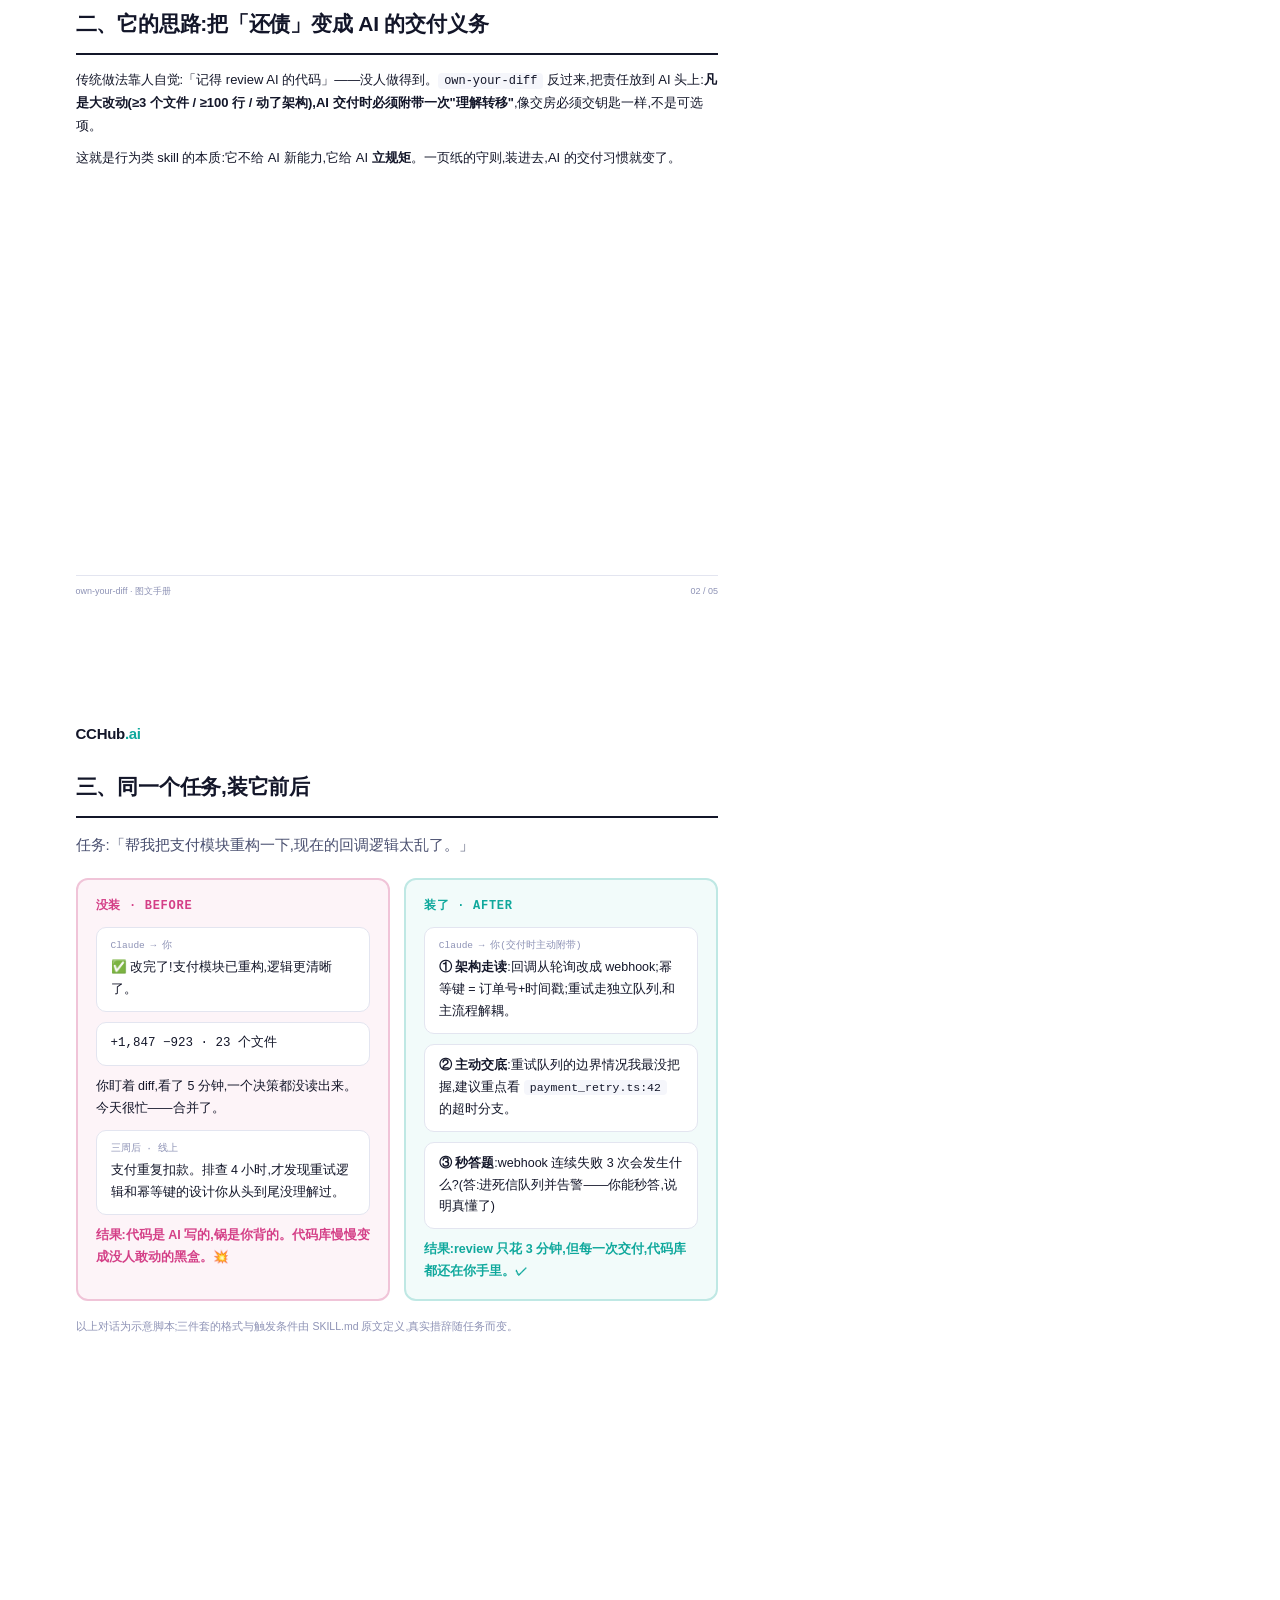
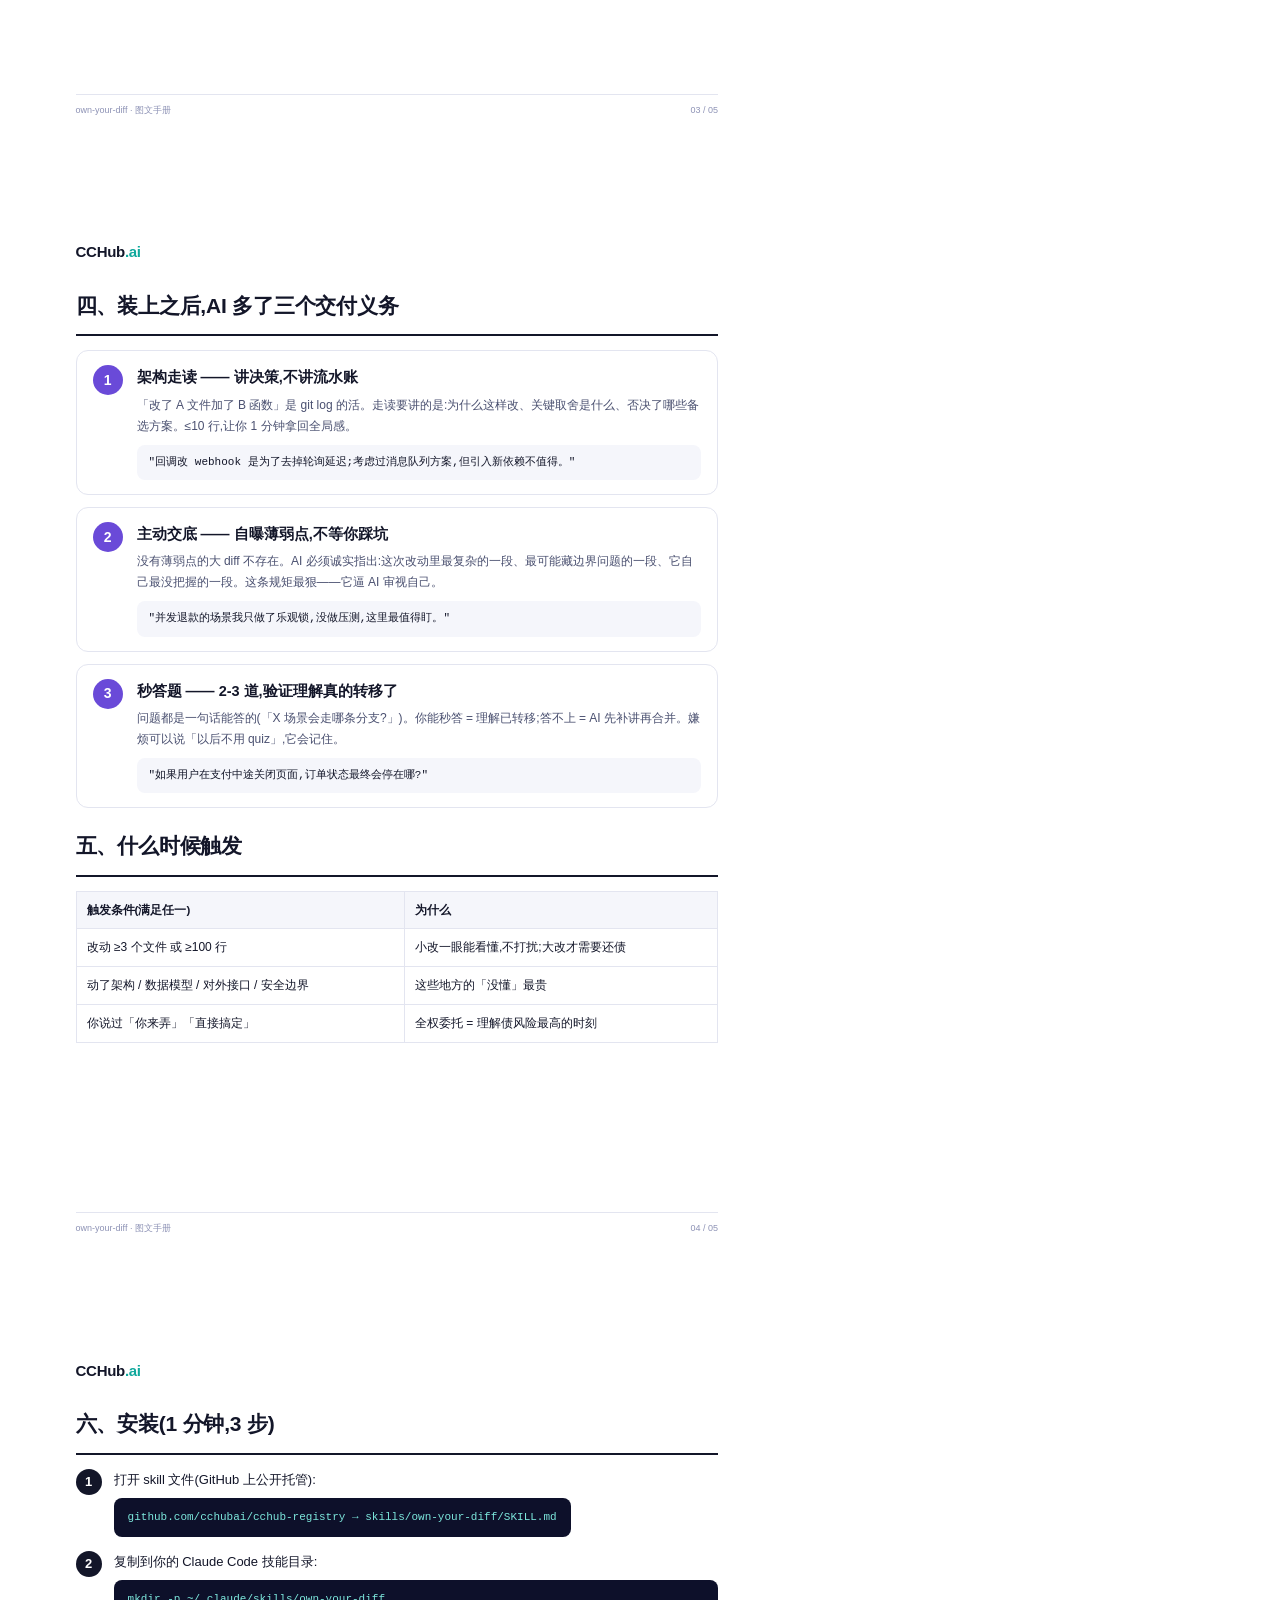
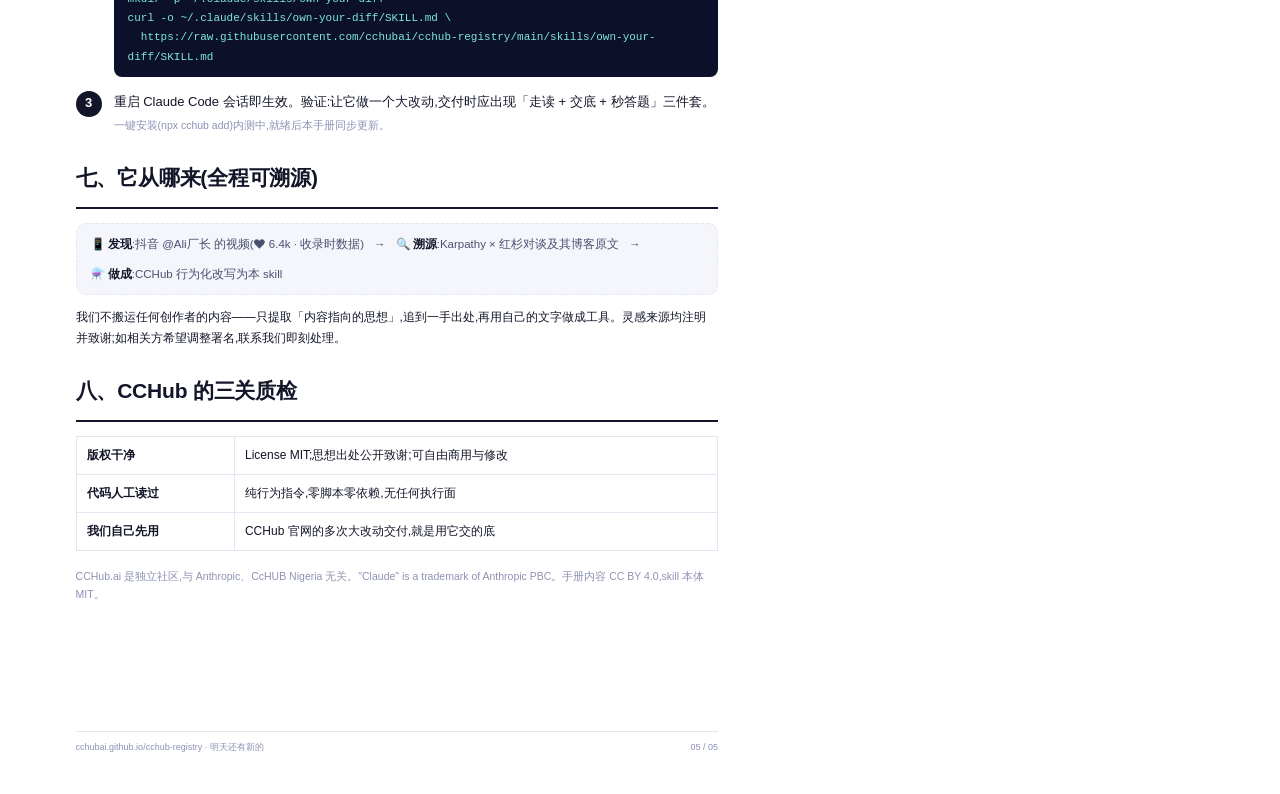
<file: docs/media/own-your-diff/guide-pdf.html>
<!DOCTYPE html>
<html lang="zh-CN">
<head>
<meta charset="UTF-8">
<title>own-your-diff 图文手册</title>
<style>
:root{--ink:#131629;--soft:#4a5070;--mute:#8d92b5;--pink:#d43f87;--vio:#6a4ad8;--teal:#0fa89c;--gold:#c98a12;
  --line:#e3e5f0;--bg2:#f5f6fb;--sans:'Inter','PingFang SC','Hiragino Sans GB',sans-serif;--mono:'JetBrains Mono','SF Mono',Menlo,monospace}
*{box-sizing:border-box;margin:0;padding:0}
@page{size:A4;margin:0}
body{font-family:var(--sans);color:var(--ink);line-height:1.75;font-size:13px}
.page{width:210mm;height:296mm;padding:22mm 20mm;position:relative;page-break-after:always;overflow:hidden;background:#fff}
.foot{position:absolute;left:20mm;right:20mm;bottom:10mm;display:flex;justify-content:space-between;
  font-size:9px;color:var(--mute);border-top:1px solid var(--line);padding-top:8px}
.brand{font-weight:800;font-size:15px;letter-spacing:-.02em}
.brand i{font-style:normal;color:var(--teal)}
h1{font-size:34px;letter-spacing:-.02em;line-height:1.25}
h2{font-size:21px;letter-spacing:-.01em;margin-bottom:14px;padding-bottom:10px;border-bottom:2px solid var(--ink)}
h3{font-size:14.5px;margin-bottom:8px}
code{font-family:var(--mono);font-size:.92em;background:var(--bg2);padding:1px 6px;border-radius:4px}
.cover{background:linear-gradient(160deg,#0b0e24 0%,#141a3f 55%,#1a1440 100%);color:#f4f5fb;display:flex;flex-direction:column}
.cover .brand{font-size:20px}
.cover .brand i{color:#34d6c8}
.cover-mid{margin:auto 0;padding-bottom:30mm}
.cover .kicker{font-family:var(--mono);font-size:12px;letter-spacing:.24em;color:#34d6c8;margin-bottom:18px}
.cover h1{font-size:46px;color:#fff}
.cover h1 code{background:none;padding:0;color:#f6d365;font-weight:600}
.cover .tagline{font-size:19px;color:#c3c7e0;margin-top:16px;max-width:130mm}
.cover .meta{font-size:11px;color:#8d92b5;margin-top:26px;line-height:2}
.cover .checks{display:flex;gap:14px;margin-top:22px}
.cover .checks span{font-size:11px;color:#34d6c8;border:1px solid rgba(52,214,200,.5);border-radius:99px;padding:4px 12px}
.cover .foot{border-top-color:rgba(255,255,255,.15);color:#8d92b5}
.lede{font-size:15px;color:var(--soft);margin-bottom:20px}
.quote{border-left:4px solid var(--vio);background:var(--bg2);padding:14px 18px;border-radius:0 10px 10px 0;
  font-size:14.5px;font-weight:600;margin:16px 0}
.quote small{display:block;font-weight:400;color:var(--mute);margin-top:6px;font-size:11px}
.cols{display:flex;gap:14px;margin:16px 0}
.col{flex:1;border-radius:12px;padding:16px 18px;font-size:12.5px}
.col--bad{border:2px solid #f0c4d8;background:#fdf4f8}
.col--ok{border:2px solid #bfe8e4;background:#f2fbfa}
.col h3{font-family:var(--mono);font-size:12px;letter-spacing:.06em}
.col--bad h3{color:var(--pink)}.col--ok h3{color:var(--teal)}
.bubble{background:#fff;border:1px solid var(--line);border-radius:10px;padding:10px 14px;margin:10px 0;font-size:12.5px}
.bubble .who{font-family:var(--mono);font-size:9.5px;color:var(--mute);margin-bottom:3px}
.verdict{font-weight:700;font-size:12.5px;margin-top:10px}
.col--bad .verdict{color:var(--pink)}.col--ok .verdict{color:var(--teal)}
.beh{display:flex;gap:14px;align-items:flex-start;border:1px solid var(--line);border-radius:12px;padding:14px 16px;margin-bottom:12px}
.beh .no{flex:none;width:30px;height:30px;border-radius:50%;display:grid;place-items:center;color:#fff;background:var(--vio);font-weight:800;font-size:14px}
.beh h3{margin-bottom:4px}
.beh p{font-size:12px;color:var(--soft)}
.beh .eg{font-family:var(--mono);font-size:11px;background:var(--bg2);border-radius:8px;padding:8px 12px;margin-top:8px;color:var(--ink)}
.steps{counter-reset:st}
.step{display:flex;gap:12px;margin-bottom:14px;align-items:flex-start}
.step::before{counter-increment:st;content:counter(st);flex:none;width:26px;height:26px;border-radius:50%;
  display:grid;place-items:center;background:var(--ink);color:#fff;font-weight:700;font-size:13px}
.step .cmd{font-family:var(--mono);font-size:11px;background:#0d102a;color:#7de8dd;border-radius:8px;padding:10px 14px;margin-top:6px;white-space:pre-wrap}
.trace{display:flex;align-items:center;gap:10px;flex-wrap:wrap;font-size:11.5px;color:var(--soft);
  border:1px dashed var(--line);border-radius:10px;padding:10px 14px;background:var(--bg2)}
.trace b{color:var(--ink)}
table{width:100%;border-collapse:collapse;font-size:12px;margin:10px 0}
td,th{border:1px solid var(--line);padding:8px 10px;text-align:left;vertical-align:top}
th{background:var(--bg2);font-size:11.5px}
.small{font-size:10.5px;color:var(--mute)}
</style>
</head>
<body>

<!-- P1 封面 -->
<div class="page cover">
  <div class="brand">CCHub<i>.ai</i> · 实战枢纽</div>
  <div class="cover-mid">
    <div class="kicker">SKILL 图文手册 · NO.001</div>
    <h1><code>own-your-diff</code><br>AI 干完大活,把话说清楚</h1>
    <p class="tagline">你可以把活外包给 AI,但不能把「懂自己代码库」也外包出去。这本手册用一个真实任务,讲清装它前后的差别。</p>
    <div class="checks"><span>✓ 版权干净</span><span>✓ 代码人工读过</span><span>✓ 我们自己先用</span></div>
    <p class="meta">类型:行为类 Skill(纯指令,零脚本零依赖) · License:MIT<br>发布:2026-07 · 出品:CCHub.ai · 灵感致谢:Andrej Karpathy</p>
  </div>
  <div class="foot"><span>CCHub.ai · 你刷到就划走的视频,我们把它做成了工具</span><span>01 / 05</span></div>
</div>

<!-- P2 痛点与原理 -->
<div class="page">
  <div class="brand" style="margin-bottom:22px">CCHub<i>.ai</i></div>
  <h2>一、它解决什么问题:「理解债」</h2>
  <p class="lede">AI 编程最隐蔽的代价,不是它写错代码,而是它写对了、<b>你却没懂</b>。</p>
  <p>把一个大任务交给 AI,它十分钟后回你一句「改完了」。diff 一千多行、二十几个文件——你扫了两眼,合并了。第二次、第三次……三个月后你发现:这个代码库你已经不敢乱动了,因为<b>真正懂它的"人",是 AI,而它不为线上事故负责</b>。</p>
  <p style="margin-top:10px">每一次「没看懂就合并」,都是在借一笔债。利息在深夜的线上告警里付。</p>
  <div class="quote">“You can outsource your thinking, but you can't outsource your understanding.”<br>你可以外包思考,但不能外包理解。<small>—— Andrej Karpathy,《From Vibe Coding to Agentic Engineering》(红杉 AI Ascent 2026)</small></div>
  <h2 style="margin-top:26px">二、它的思路:把「还债」变成 AI 的交付义务</h2>
  <p>传统做法靠人自觉:「记得 review AI 的代码」——没人做得到。<code>own-your-diff</code> 反过来,把责任放到 AI 头上:<b>凡是大改动(≥3 个文件 / ≥100 行 / 动了架构),AI 交付时必须附带一次"理解转移"</b>,像交房必须交钥匙一样,不是可选项。</p>
  <p style="margin-top:10px">这就是行为类 skill 的本质:它不给 AI 新能力,它给 AI <b>立规矩</b>。一页纸的守则,装进去,AI 的交付习惯就变了。</p>
  <div class="foot"><span>own-your-diff · 图文手册</span><span>02 / 05</span></div>
</div>

<!-- P3 前后对比 -->
<div class="page">
  <div class="brand" style="margin-bottom:22px">CCHub<i>.ai</i></div>
  <h2>三、同一个任务,装它前后</h2>
  <p class="lede">任务:「帮我把支付模块重构一下,现在的回调逻辑太乱了。」</p>
  <div class="cols">
    <div class="col col--bad">
      <h3>没装 · BEFORE</h3>
      <div class="bubble"><div class="who">Claude → 你</div>✅ 改完了!支付模块已重构,逻辑更清晰了。</div>
      <div class="bubble" style="font-family:var(--mono)">+1,847 −923 · 23 个文件</div>
      <p>你盯着 diff,看了 5 分钟,一个决策都没读出来。今天很忙——合并了。</p>
      <div class="bubble"><div class="who">三周后 · 线上</div>支付重复扣款。排查 4 小时,才发现重试逻辑和幂等键的设计你从头到尾没理解过。</div>
      <p class="verdict">结果:代码是 AI 写的,锅是你背的。代码库慢慢变成没人敢动的黑盒。💥</p>
    </div>
    <div class="col col--ok">
      <h3>装了 · AFTER</h3>
      <div class="bubble"><div class="who">Claude → 你(交付时主动附带)</div><b>① 架构走读</b>:回调从轮询改成 webhook;幂等键 = 订单号+时间戳;重试走独立队列,和主流程解耦。</div>
      <div class="bubble"><b>② 主动交底</b>:重试队列的边界情况我最没把握,建议重点看 <code>payment_retry.ts:42</code> 的超时分支。</div>
      <div class="bubble"><b>③ 秒答题</b>:webhook 连续失败 3 次会发生什么?(答:进死信队列并告警——你能秒答,说明真懂了)</div>
      <p class="verdict">结果:review 只花 3 分钟,但每一次交付,代码库都还在你手里。✓</p>
    </div>
  </div>
  <p class="small">以上对话为示意脚本;三件套的格式与触发条件由 SKILL.md 原文定义,真实措辞随任务而变。</p>
  <div class="foot"><span>own-your-diff · 图文手册</span><span>03 / 05</span></div>
</div>

<!-- P4 三个行为详解 -->
<div class="page">
  <div class="brand" style="margin-bottom:22px">CCHub<i>.ai</i></div>
  <h2>四、装上之后,AI 多了三个交付义务</h2>
  <div class="beh"><span class="no">1</span><div>
    <h3>架构走读 —— 讲决策,不讲流水账</h3>
    <p>「改了 A 文件加了 B 函数」是 git log 的活。走读要讲的是:为什么这样改、关键取舍是什么、否决了哪些备选方案。≤10 行,让你 1 分钟拿回全局感。</p>
    <div class="eg">"回调改 webhook 是为了去掉轮询延迟;考虑过消息队列方案,但引入新依赖不值得。"</div>
  </div></div>
  <div class="beh"><span class="no">2</span><div>
    <h3>主动交底 —— 自曝薄弱点,不等你踩坑</h3>
    <p>没有薄弱点的大 diff 不存在。AI 必须诚实指出:这次改动里最复杂的一段、最可能藏边界问题的一段、它自己最没把握的一段。这条规矩最狠——它逼 AI 审视自己。</p>
    <div class="eg">"并发退款的场景我只做了乐观锁,没做压测,这里最值得盯。"</div>
  </div></div>
  <div class="beh"><span class="no">3</span><div>
    <h3>秒答题 —— 2-3 道,验证理解真的转移了</h3>
    <p>问题都是一句话能答的(「X 场景会走哪条分支?」)。你能秒答 = 理解已转移;答不上 = AI 先补讲再合并。嫌烦可以说「以后不用 quiz」,它会记住。</p>
    <div class="eg">"如果用户在支付中途关闭页面,订单状态最终会停在哪?"</div>
  </div></div>
  <h2 style="margin-top:20px">五、什么时候触发</h2>
  <table>
    <tr><th>触发条件(满足任一)</th><th>为什么</th></tr>
    <tr><td>改动 ≥3 个文件 或 ≥100 行</td><td>小改一眼能看懂,不打扰;大改才需要还债</td></tr>
    <tr><td>动了架构 / 数据模型 / 对外接口 / 安全边界</td><td>这些地方的「没懂」最贵</td></tr>
    <tr><td>你说过「你来弄」「直接搞定」</td><td>全权委托 = 理解债风险最高的时刻</td></tr>
  </table>
  <div class="foot"><span>own-your-diff · 图文手册</span><span>04 / 05</span></div>
</div>

<!-- P5 安装+溯源 -->
<div class="page">
  <div class="brand" style="margin-bottom:22px">CCHub<i>.ai</i></div>
  <h2>六、安装(1 分钟,3 步)</h2>
  <div class="steps">
    <div class="step"><div>打开 skill 文件(GitHub 上公开托管):<div class="cmd">github.com/cchubai/cchub-registry → skills/own-your-diff/SKILL.md</div></div></div>
    <div class="step"><div>复制到你的 Claude Code 技能目录:<div class="cmd">mkdir -p ~/.claude/skills/own-your-diff
curl -o ~/.claude/skills/own-your-diff/SKILL.md \
  https://raw.githubusercontent.com/cchubai/cchub-registry/main/skills/own-your-diff/SKILL.md</div></div></div>
    <div class="step"><div>重启 Claude Code 会话即生效。验证:让它做一个大改动,交付时应出现「走读 + 交底 + 秒答题」三件套。<br><span class="small">一键安装(npx cchub add)内测中,就绪后本手册同步更新。</span></div></div>
  </div>
  <h2 style="margin-top:24px">七、它从哪来(全程可溯源)</h2>
  <div class="trace"><span>📱 <b>发现</b>:抖音 @Ali厂长 的视频(❤ 6.4k · 收录时数据)</span><span>→</span><span>🔍 <b>溯源</b>:Karpathy × 红杉对谈及其博客原文</span><span>→</span><span>⚗️ <b>做成</b>:CCHub 行为化改写为本 skill</span></div>
  <p style="margin-top:12px;font-size:12px">我们不搬运任何创作者的内容——只提取「内容指向的思想」,追到一手出处,再用自己的文字做成工具。灵感来源均注明并致谢;如相关方希望调整署名,联系我们即刻处理。</p>
  <h2 style="margin-top:24px">八、CCHub 的三关质检</h2>
  <table>
    <tr><td><b>版权干净</b></td><td>License MIT;思想出处公开致谢;可自由商用与修改</td></tr>
    <tr><td><b>代码人工读过</b></td><td>纯行为指令,零脚本零依赖,无任何执行面</td></tr>
    <tr><td><b>我们自己先用</b></td><td>CCHub 官网的多次大改动交付,就是用它交的底</td></tr>
  </table>
  <p class="small" style="margin-top:16px">CCHub.ai 是独立社区,与 Anthropic、CcHUB Nigeria 无关。"Claude" is a trademark of Anthropic PBC。手册内容 CC BY 4.0,skill 本体 MIT。</p>
  <div class="foot"><span>cchubai.github.io/cchub-registry · 明天还有新的</span><span>05 / 05</span></div>
</div>

</body>
</html>
</file>
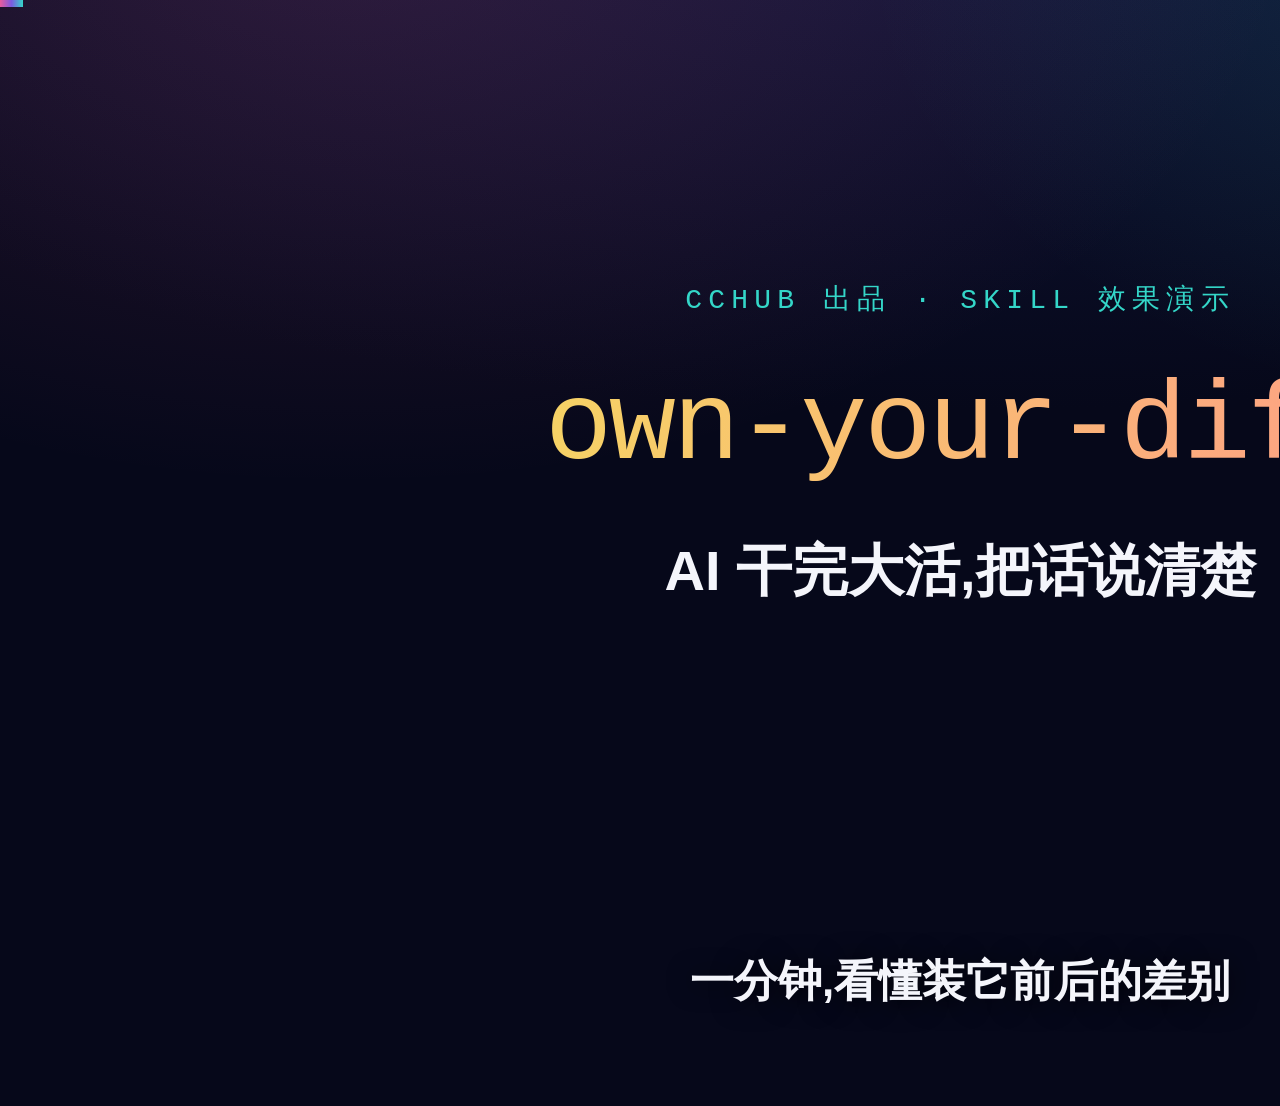
<file: docs/media/own-your-diff/movie2.html>
<!DOCTYPE html>
<html lang="zh-CN">
<head>
<meta charset="UTF-8">
<title>own-your-diff · v2</title>
<style>
:root{--bg:#06081A;--ink:#F4F5FB;--soft:#C3C7E0;--mute:#8D92B5;--pink:#E85C9E;--vio:#7B5BE0;--teal:#34D6C8;--gold:#f6d365;
  --sans:'Inter','PingFang SC','Hiragino Sans GB',sans-serif;--mono:'JetBrains Mono','SF Mono',Menlo,monospace}
*{box-sizing:border-box;margin:0;padding:0}
html,body{width:1920px;height:1080px;overflow:hidden;background:var(--bg);font-family:var(--sans);color:var(--ink)}
#stage{position:relative;width:1920px;height:1080px;background:
  radial-gradient(90% 100% at 18% -10%,rgba(232,92,158,.17),transparent 55%),
  radial-gradient(80% 90% at 85% -5%,rgba(52,214,200,.14),transparent 50%),
  radial-gradient(120% 80% at 50% -10%,#11163b 0%,var(--bg) 60%)}
.scene{position:absolute;inset:0;display:flex;flex-direction:column;align-items:center;justify-content:center;
  opacity:0;transform:translateY(34px) scale(.985);transition:opacity .7s ease,transform .8s cubic-bezier(.22,.61,.36,1);
  padding:0 140px 190px;pointer-events:none}
.scene.on{opacity:1;transform:none}
.scene.out{opacity:0;transform:translateY(-26px) scale(1.01)}
.sub{position:absolute;left:50%;bottom:66px;transform:translateX(-50%);width:1560px;text-align:center;
  font-size:44px;font-weight:700;line-height:1.5;text-shadow:0 2px 26px rgba(0,0,0,.75)}
.sub em{font-style:normal;color:var(--teal)}
.sub b{color:var(--gold)}
.progress{position:absolute;top:0;left:0;height:7px;background:linear-gradient(90deg,var(--pink),var(--vio),var(--teal));width:0%;z-index:9}
.brand{position:absolute;top:34px;right:46px;font-weight:800;font-size:30px;letter-spacing:-.02em;z-index:9}
.brand i{font-style:normal;color:var(--teal)}
.kicker{font-family:var(--mono);font-size:28px;letter-spacing:.22em;color:var(--teal);margin-bottom:38px}
.huge{font-size:112px;font-weight:800;letter-spacing:-.03em;text-align:center;line-height:1.15}
.huge code{font-family:var(--mono);font-weight:500;background:linear-gradient(100deg,var(--gold),#fda085);
  -webkit-background-clip:text;background-clip:text;color:transparent}
.big{font-size:64px;font-weight:800;text-align:center;line-height:1.4}
.chat{width:1230px;background:rgba(14,18,51,.92);border:1px solid rgba(255,255,255,.16);border-radius:34px;padding:50px 62px;
  font-size:47px;line-height:1.55;box-shadow:0 40px 110px -40px rgba(0,0,0,.85)}
.chat .who{font-size:27px;color:var(--mute);margin-bottom:14px;font-family:var(--mono)}
.type::after{content:"▌";color:var(--teal);animation:blink 1s steps(1) infinite}
.type.done::after{content:""}
@keyframes blink{50%{opacity:0}}
.tag{display:inline-block;font-size:35px;font-weight:800;padding:15px 44px;border-radius:999px;margin-bottom:48px}
.tag--bad{color:#fff;background:rgba(232,92,158,.25);border:3px solid var(--pink)}
.tag--ok{color:#06231f;background:var(--teal);border:3px solid var(--teal)}
.diffbox{font-family:var(--mono);font-size:60px;font-weight:700;color:#ff7a90;background:rgba(0,0,0,.45);
  border:1px solid rgba(232,92,158,.4);border-radius:26px;padding:40px 66px;margin-top:38px}
.diffbox small{display:block;font-size:32px;color:var(--mute);font-weight:400;margin-top:12px}
.list{width:1340px;display:flex;flex-direction:column;gap:30px}
.item{display:flex;gap:30px;align-items:flex-start;background:rgba(14,18,51,.9);border:1px solid rgba(52,214,200,.32);
  border-radius:26px;padding:36px 44px;font-size:40px;line-height:1.5;opacity:0;transform:translateX(-40px);transition:all .6s cubic-bezier(.22,.61,.36,1)}
.item.show{opacity:1;transform:none}
.item .no{flex:none;width:64px;height:64px;border-radius:50%;display:grid;place-items:center;font-weight:800;font-size:33px;
  color:#06231f;background:var(--teal)}
.item b{color:var(--gold)}
.item small{display:block;font-size:29px;color:var(--mute);margin-top:8px;font-family:var(--mono)}
.vs{display:flex;gap:50px;width:1640px}
.vs>div{flex:1;border-radius:32px;padding:50px 54px;font-size:42px;line-height:1.6;opacity:0;transform:translateY(26px);transition:all .6s ease}
.vs>div.show{opacity:1;transform:none}
.vs .bad{background:rgba(232,92,158,.1);border:3px solid rgba(232,92,158,.45)}
.vs .ok{background:rgba(52,214,200,.1);border:3px solid rgba(52,214,200,.5)}
.vs h3{font-size:34px;margin-bottom:24px;font-family:var(--mono)}
.vs .bad h3{color:var(--pink)}.vs .ok h3{color:var(--teal)}
.endurl{font-family:var(--mono);font-size:40px;color:var(--teal);margin-top:44px}
.endnote{font-size:33px;color:var(--mute);margin-top:20px}
.flash{position:absolute;inset:0;background:radial-gradient(60% 60% at 50% 45%,rgba(232,92,158,.28),transparent 70%);
  opacity:0;transition:opacity .5s}
</style>
</head>
<body>
<div id="stage">
  <div class="progress" id="bar"></div>
  <div class="brand">CCHub<i>.ai</i></div>
  <div class="flash" id="flash"></div>

  <section class="scene" id="sc1">
    <div class="kicker">CCHUB 出品 · SKILL 效果演示</div>
    <div class="huge"><code>own-your-diff</code></div>
    <div class="big" style="margin-top:38px;font-size:56px">AI 干完大活,把话说清楚</div>
    <p class="sub">一分钟,看懂装它前后的差别</p>
  </section>

  <section class="scene" id="sc2">
    <div class="chat"><div class="who">你 → Claude</div><span class="type" data-text="“帮我把支付模块重构一下,现在的回调逻辑太乱了。”"></span></div>
    <p class="sub">一个再普通不过的大任务 —— 你把活交给了 AI</p>
  </section>

  <section class="scene" id="sc3">
    <span class="tag tag--bad">没装 own-your-diff</span>
    <div class="chat" style="width:1100px"><div class="who">Claude → 你</div>✅ 改完了!支付模块已重构,逻辑更清晰了。</div>
    <div class="diffbox">+<span id="n1">0</span> −<span id="n2">0</span><small><span id="n3">0</span> 个文件被改动</small></div>
    <p class="sub">它到底干了什么?你<em>一个字都看不进去</em> —— 但今天很忙,你合并了</p>
  </section>

  <section class="scene" id="sc4">
    <span class="tag tag--bad">三周后 · 线上</span>
    <div class="big">支付重复扣款 💥<br><span style="font-size:46px;color:var(--soft)">没人敢动那个模块 —— 因为没人真的懂它</span></div>
    <p class="sub">「理解债」:代码是 AI 写的,<b>锅是你背的</b></p>
  </section>

  <section class="scene" id="sc5">
    <div class="kicker">同一个任务 · 重来一次</div>
    <div class="huge" style="font-size:84px">这次,装上 <code>own-your-diff</code></div>
    <p class="sub">给 AI 立规矩的一页纸 —— <em>复制即装</em></p>
  </section>

  <section class="scene" id="sc6">
    <span class="tag tag--ok">装了 own-your-diff</span>
    <div class="list">
      <div class="item"><span class="no">1</span><div><b>架构走读</b> —— “回调从轮询改成 webhook,幂等键 = 订单号+时间戳,重试走独立队列。”<small>讲决策,不是流水账</small></div></div>
      <div class="item"><span class="no">2</span><div><b>主动交底</b> —— “重试队列的边界情况我最没把握,建议重点看 payment_retry.ts:42。”<small>不等你上线踩坑,先自曝薄弱点</small></div></div>
      <div class="item"><span class="no">3</span><div><b>秒答题</b> —— “webhook 连续失败 3 次会发生什么?”<small>你能秒答 = 你真的懂了;答不上 = 它再给你讲</small></div></div>
    </div>
    <p class="sub">AI 干完不再只说“改完了”,而是<em>主动交底</em></p>
  </section>

  <section class="scene" id="sc7">
    <div class="vs">
      <div class="bad"><h3>没装</h3>“改完了” → 看不懂的 1847 行<br>→ 代码库慢慢<b style="color:var(--pink)">失控</b></div>
      <div class="ok"><h3>装了</h3>走读 + 交底 + 秒答题<br>→ 每次交付,你都<b style="color:var(--teal)">真懂</b></div>
    </div>
    <p class="sub">你可以外包思考,<b>但不能外包理解</b> —— Karpathy</p>
  </section>

  <section class="scene" id="sc8">
    <div class="huge" style="font-size:88px"><code>own-your-diff</code></div>
    <div class="endurl">cchubai.github.io/cchub-registry</div>
    <div class="endnote">复制 SKILL.md 即装 · 版权干净 · 代码人工读过 · 我们自己先用</div>
    <p class="sub">CCHub<em>.ai</em> · 你刷到就划走的视频,我们把它做成了工具</p>
  </section>
</div>
<script>
/* 场景时长 = 配音时长 + 前后垫(秒) —— 与 vo/*.mp3 实测对齐 */
const SCENES = [
  {id:'sc1', d:8.2},
  {id:'sc2', d:7.8,  fx:()=>typewrite('sc2', 900)},
  {id:'sc3', d:13.7, fx:()=>{ countup('n1',1847,1500,2600); countup('n2',923,1500,2600); countup('n3',23,1200,2600); }},
  {id:'sc4', d:11.4, fx:()=>{ const f=document.getElementById('flash'); setTimeout(()=>f.style.opacity=1,300); setTimeout(()=>f.style.opacity=0,1600); }},
  {id:'sc5', d:9.7},
  {id:'sc6', d:29.8, fx:()=>{ const its=document.querySelectorAll('#sc6 .item'); [2000,12200,20600].forEach((t,k)=>setTimeout(()=>its[k].classList.add('show'),t)); }},
  {id:'sc7', d:10.2, fx:()=>{ const vs=document.querySelectorAll('#sc7 .vs>div'); setTimeout(()=>vs[0].classList.add('show'),400); setTimeout(()=>vs[1].classList.add('show'),3800); }},
  {id:'sc8', d:11.1},
];
const total = SCENES.reduce((s,x)=>s+x.d,0);
function typewrite(sc, delay){
  const el=document.querySelector('#'+sc+' .type'); const text=el.dataset.text; let i=0;
  setTimeout(()=>{ const t=setInterval(()=>{ el.textContent=text.slice(0,++i); if(i>=text.length){clearInterval(t); el.classList.add('done');} }, 88); }, delay);
}
function countup(id, to, dur, delay){
  const el=document.getElementById(id);
  setTimeout(()=>{ const t0=performance.now();
    const tick=()=>{ const p=Math.min((performance.now()-t0)/dur,1);
      el.textContent=Math.round(to*(1-Math.pow(1-p,3))).toLocaleString();
      if(p<1) requestAnimationFrame(tick); }; tick(); }, delay);
}
let elapsed=0; setInterval(()=>{ elapsed+=0.1; document.getElementById('bar').style.width=(Math.min(elapsed/total,1)*100)+'%'; },100);
let i=0;
function next(){
  if(i>0){ const prev=document.getElementById(SCENES[i-1].id); prev.classList.remove('on'); prev.classList.add('out'); }
  if(i>=SCENES.length){ document.title='MOVIE_DONE'; return; }
  const sc=SCENES[i];
  document.getElementById(sc.id).classList.add('on');
  if(sc.fx) sc.fx();
  setTimeout(next, sc.d*1000); i++;
}
window.addEventListener('load',()=>setTimeout(next,300));
</script>
</body>
</html>
</file>
<file: docs/styles.css>
/* ============================================================
   CCHub.ai — Iridescent Dark "E"
   Palette sampled from the locked E-avatar brand asset.
   ============================================================ */

:root{
  /* midnight base */
  --bg-0:#06081A;
  --bg-1:#0A0D26;
  --bg-2:#0E1233;
  /* aurora */
  --au-pink:#E85C9E;
  --au-magenta:#C94FBC;
  --au-violet:#7B5BE0;
  --au-indigo:#5B4BD8;
  --au-teal:#34D6C8;
  /* ink */
  --ink:#F4F5FB;
  --ink-soft:#C3C7E0;
  --ink-mute:#8D92B5;
  --line:rgba(255,255,255,.09);
  --line-2:rgba(255,255,255,.14);
  --glass:rgba(255,255,255,.035);
  --glass-2:rgba(255,255,255,.06);
  /* type */
  --sans:'Inter','PingFang SC','Hiragino Sans GB','Microsoft YaHei',system-ui,sans-serif;
  --mono:'JetBrains Mono',ui-monospace,'SF Mono',Menlo,monospace;
  /* scale */
  --w:1160px;
  --r:18px;
  --ease:cubic-bezier(.22,.61,.36,1);
}

*{box-sizing:border-box;margin:0;padding:0}
html{scroll-behavior:smooth}
body{
  font-family:var(--sans);
  background:var(--bg-0);
  color:var(--ink);
  line-height:1.6;
  -webkit-font-smoothing:antialiased;
  text-rendering:optimizeLegibility;
  overflow-x:hidden;
}
a{color:inherit;text-decoration:none}
img{max-width:100%;display:block}
::selection{background:var(--au-violet);color:#fff}

/* ---------- aurora backdrop ---------- */
.aurora{position:fixed;inset:0;z-index:-1;overflow:hidden;background:
  radial-gradient(120% 80% at 50% -10%,#11163b 0%,var(--bg-0) 55%),var(--bg-0)}
.aurora__ribbon{position:absolute;border-radius:50%;filter:blur(90px);opacity:.55;mix-blend-mode:screen;will-change:transform}
.aurora__ribbon--1{width:60vw;height:60vw;top:-22vw;left:-12vw;
  background:radial-gradient(circle at 30% 30%,var(--au-pink),transparent 60%);
  animation:drift1 26s var(--ease) infinite alternate}
.aurora__ribbon--2{width:55vw;height:55vw;top:-18vw;left:18vw;
  background:radial-gradient(circle at 50% 40%,var(--au-violet),transparent 62%);
  animation:drift2 32s var(--ease) infinite alternate}
.aurora__ribbon--3{width:48vw;height:48vw;top:-26vw;left:-2vw;
  background:radial-gradient(circle at 40% 50%,var(--au-teal),transparent 60%);
  opacity:.38;animation:drift3 38s var(--ease) infinite alternate}
@keyframes drift1{to{transform:translate(8vw,6vw) scale(1.12)}}
@keyframes drift2{to{transform:translate(-7vw,9vw) scale(1.08)}}
@keyframes drift3{to{transform:translate(10vw,4vw) scale(1.15)}}
.aurora__grain{position:absolute;inset:0;opacity:.04;
  background-image:url("data:image/svg+xml,%3Csvg xmlns='http://www.w3.org/2000/svg' width='160' height='160'%3E%3Cfilter id='n'%3E%3CfeTurbulence type='fractalNoise' baseFrequency='.9' numOctaves='2'/%3E%3C/filter%3E%3Crect width='100%25' height='100%25' filter='url(%23n)'/%3E%3C/svg%3E")}

@media (prefers-reduced-motion:reduce){
  .aurora__ribbon{animation:none}
  html{scroll-behavior:auto}
}

/* ---------- nav ---------- */
.nav{position:fixed;top:0;left:0;right:0;z-index:50;transition:all .4s var(--ease)}
.nav__inner{max-width:var(--w);margin:0 auto;padding:18px 24px;display:flex;align-items:center;justify-content:space-between}
.nav.scrolled{backdrop-filter:blur(18px) saturate(140%);background:rgba(8,10,28,.72);border-bottom:1px solid var(--line)}
.nav.scrolled .nav__inner{padding-top:12px;padding-bottom:12px}
.brand{display:flex;align-items:center;gap:10px;font-weight:800;font-size:19px;letter-spacing:-.02em}
.brand__mark{border-radius:7px}
.brand__tld{color:var(--au-teal)}
.nav__links{display:flex;align-items:center;gap:30px;font-size:14.5px;font-weight:500;color:var(--ink-soft)}
.nav__links a{transition:color .2s}
.nav__links a:hover{color:var(--ink)}
.nav__cta{padding:8px 16px;border:1px solid var(--line-2);border-radius:999px;color:var(--ink)!important}
.nav__cta:hover{background:var(--glass-2);border-color:var(--au-violet)}

/* ---------- hero ---------- */
.hero{max-width:var(--w);margin:0 auto;padding:188px 24px 110px;text-align:center}
.hero__inner{max-width:760px;margin:0 auto}
.pill{display:inline-flex;align-items:center;gap:8px;padding:6px 15px;border:1px solid var(--line-2);
  border-radius:999px;font-size:13px;font-weight:500;color:var(--ink-soft);background:var(--glass);margin-bottom:30px}
.pill__dot{width:7px;height:7px;border-radius:50%;background:var(--au-teal);box-shadow:0 0 10px var(--au-teal);animation:pulse 2.4s infinite}
@keyframes pulse{50%{opacity:.4}}
.hero__title{font-size:clamp(38px,5.6vw,62px);line-height:1.08;font-weight:800;letter-spacing:-.035em;margin-bottom:26px;text-wrap:balance}
.hero__title .grad{display:block}
.grad{background:linear-gradient(100deg,var(--au-pink),var(--au-violet) 45%,var(--au-teal));
  -webkit-background-clip:text;background-clip:text;color:transparent}
.hero__sub{font-size:clamp(16px,2.2vw,20px);color:var(--ink-soft);max-width:600px;margin:0 auto 36px}
.hero__sub strong{color:var(--ink);font-weight:600}
.hero__cta{display:flex;gap:14px;justify-content:center;flex-wrap:wrap;margin-bottom:40px}
.btn{padding:14px 28px;border-radius:999px;font-weight:600;font-size:15.5px;transition:all .25s var(--ease);cursor:pointer;border:1px solid transparent}
.btn--primary{background:linear-gradient(100deg,var(--au-pink),var(--au-violet));color:#fff;box-shadow:0 8px 30px -8px var(--au-violet)}
.btn--primary:hover{transform:translateY(-2px);box-shadow:0 14px 40px -8px var(--au-violet)}
.btn--ghost{border-color:var(--line-2);color:var(--ink);background:var(--glass)}
.btn--ghost:hover{background:var(--glass-2);border-color:var(--au-violet)}
.hero__install{display:inline-flex;align-items:center;gap:14px;padding:10px 10px 10px 20px;border:1px solid var(--line);
  border-radius:12px;background:rgba(0,0,0,.32);font-family:var(--mono);font-size:14.5px;margin-bottom:22px}
.hero__install code{color:var(--au-teal)}
.copy{font-family:var(--sans);font-size:13px;font-weight:600;color:var(--ink-soft);background:var(--glass-2);
  border:1px solid var(--line);border-radius:8px;padding:7px 14px;cursor:pointer;transition:all .2s}
.copy:hover{color:var(--ink);border-color:var(--au-violet)}
.copy.done{color:var(--au-teal);border-color:var(--au-teal)}
.hero__note{font-size:14px;color:var(--ink-mute)}
.hero__note strong{color:var(--au-teal);font-weight:600}

/* ---------- pillars ---------- */
.pillars{max-width:var(--w);margin:0 auto;padding:20px 24px 80px}
.pillars__grid{display:grid;grid-template-columns:repeat(3,1fr);gap:20px}
.pillar{padding:32px 28px;border:1px solid var(--line);border-radius:var(--r);background:var(--glass);transition:all .35s var(--ease)}
.pillar:hover{border-color:var(--line-2);background:var(--glass-2);transform:translateY(-3px)}
.pillar__ic{width:44px;height:44px;border-radius:12px;margin-bottom:18px;position:relative;
  background:linear-gradient(135deg,var(--au-violet),var(--au-pink));opacity:.92}
.pillar__ic[data-ic=install]{background:linear-gradient(135deg,var(--au-teal),var(--au-violet))}
.pillar__ic[data-ic=trust]{background:linear-gradient(135deg,var(--au-pink),var(--au-teal))}
.pillar h3{font-size:19px;font-weight:700;letter-spacing:-.01em;margin-bottom:10px}
.pillar p{font-size:15px;color:var(--ink-soft)}
.pillar code{font-family:var(--mono);font-size:13px;color:var(--au-teal);background:rgba(0,0,0,.3);padding:1px 6px;border-radius:5px}

/* ---------- sections ---------- */
.section{max-width:var(--w);margin:0 auto;padding:90px 24px}
.section--alt{position:relative}
.section__head{text-align:center;max-width:620px;margin:0 auto 56px}
.eyebrow{font-family:var(--mono);font-size:12.5px;font-weight:500;letter-spacing:.16em;color:var(--au-teal);text-transform:uppercase}
.section__head h2{font-size:clamp(28px,4vw,42px);font-weight:800;letter-spacing:-.03em;margin:14px 0 14px}
.section__lead{font-size:17px;color:var(--ink-soft)}
.section__more{text-align:center;margin-top:40px;color:var(--ink-mute);font-size:15px}
.section__more a{color:var(--au-teal);font-weight:500}
.section__more strong{color:var(--ink)}

/* ---------- registry cards ---------- */
.cards{display:grid;grid-template-columns:repeat(2,1fr);gap:22px}
.card{position:relative;padding:30px;border:1px solid var(--line);border-radius:var(--r);
  background:linear-gradient(180deg,var(--glass-2),var(--glass));overflow:hidden;transition:all .35s var(--ease)}
.card::before{content:"";position:absolute;inset:0;border-radius:var(--r);padding:1px;opacity:0;transition:opacity .35s;
  background:linear-gradient(120deg,var(--au-pink),var(--au-violet),var(--au-teal));
  -webkit-mask:linear-gradient(#000 0 0) content-box,linear-gradient(#000 0 0);-webkit-mask-composite:xor;mask-composite:exclude}
.card:hover{transform:translateY(-4px)}
.card:hover::before{opacity:.7}
.card__top{display:flex;align-items:center;justify-content:space-between;margin-bottom:16px}
.card__axis{font-family:var(--mono);font-size:12px;color:var(--ink-mute);letter-spacing:.04em}
.badges{display:flex;gap:8px}
.badge{font-size:11.5px;font-weight:600;padding:4px 10px;border-radius:999px;border:1px solid var(--line-2)}
.badge--tier{color:#0b0c1a;background:linear-gradient(100deg,#f6d365,#fda085);border:none;font-weight:800}
.badge--safe{color:var(--au-teal);border-color:rgba(52,214,200,.4);background:rgba(52,214,200,.08)}
.badge--mit{color:var(--ink-soft);background:var(--glass)}
.card__name{font-family:var(--mono);font-size:20px;font-weight:500;letter-spacing:-.01em;margin-bottom:6px;color:#fff}
.card__src{font-size:13px;color:var(--ink-mute);margin-bottom:16px}
.card__desc{font-size:15px;color:var(--ink-soft);margin-bottom:20px}
.card__note{font-size:13.5px;color:var(--ink-mute);border-left:2px solid var(--au-violet);padding-left:12px;margin-bottom:22px;font-style:italic}
.card__install{display:flex;align-items:center;gap:10px;padding:9px 9px 9px 16px;border:1px solid var(--line);
  border-radius:10px;background:rgba(0,0,0,.34);font-family:var(--mono);font-size:13px}
.card__install code{color:var(--au-teal);overflow:hidden;text-overflow:ellipsis;white-space:nowrap;flex:1}

/* ---------- gates ---------- */
.gates{display:grid;grid-template-columns:repeat(3,1fr);gap:20px}
.gate{padding:34px 30px;border:1px solid var(--line);border-radius:var(--r);background:var(--glass);transition:all .35s var(--ease)}
.gate:hover{border-color:var(--line-2);transform:translateY(-3px)}
.gate__no{font-family:var(--mono);font-size:13px;color:var(--au-teal);letter-spacing:.1em}
.gate h3{font-size:22px;font-weight:700;margin:14px 0 12px;letter-spacing:-.01em}
.gate p{font-size:15px;color:var(--ink-soft)}

/* ---------- pipeline flow ---------- */
.flow{display:flex;align-items:stretch;justify-content:center;gap:14px;flex-wrap:wrap}
.flow__step{flex:1;min-width:220px;padding:30px 26px;border:1px solid var(--line);border-radius:var(--r);
  background:var(--glass);transition:all .35s var(--ease)}
.flow__step:hover{border-color:var(--line-2);transform:translateY(-3px)}
.flow__badge{display:inline-block;font-family:var(--mono);font-size:12px;font-weight:500;padding:4px 12px;border-radius:999px;margin-bottom:16px}
.flow__badge--bot{color:var(--au-teal);background:rgba(52,214,200,.1);border:1px solid rgba(52,214,200,.3)}
.flow__badge--human{color:var(--au-pink);background:rgba(232,92,158,.1);border:1px solid rgba(232,92,158,.34)}
.flow__step h3{font-size:20px;font-weight:700;margin-bottom:10px}
.flow__step p{font-size:14.5px;color:var(--ink-soft)}
.flow__arrow{display:flex;align-items:center;font-size:26px;color:var(--ink-mute)}

/* ---------- band ---------- */
.band{max-width:var(--w);margin:40px auto 0;padding:0 24px}
.band__inner{text-align:center;padding:70px 40px;border-radius:28px;border:1px solid var(--line);
  background:radial-gradient(120% 140% at 50% 0%,rgba(123,91,224,.22),transparent 60%),var(--glass);position:relative;overflow:hidden}
.band__inner h2{font-size:clamp(26px,3.6vw,38px);font-weight:800;letter-spacing:-.03em;margin-bottom:14px}
.band__inner p{font-size:17px;color:var(--ink-soft);margin-bottom:30px}
.band__cta{display:flex;gap:14px;justify-content:center;flex-wrap:wrap}

/* ---------- footer ---------- */
.foot{margin-top:100px;border-top:1px solid var(--line);background:rgba(0,0,0,.24)}
.foot__inner{max-width:var(--w);margin:0 auto;padding:48px 24px;display:flex;justify-content:space-between;gap:40px;flex-wrap:wrap}
.foot__brand .brand__word{font-size:22px;font-weight:800}
.foot__brand p{color:var(--ink-mute);font-size:14px;margin-top:8px}
.foot__legal{max-width:520px;font-size:13px;color:var(--ink-mute);line-height:1.7}
.foot__copy{margin-top:10px;color:var(--ink-soft)}

/* ---------- experience: before / after ---------- */
.lead-soft{display:block;margin-top:9px;font-size:13px;color:var(--ink-mute)}
.section__lead code{font-family:var(--mono);font-size:.9em;color:var(--au-teal);background:rgba(0,0,0,.3);padding:2px 8px;border-radius:6px}

.ba-demo{max-width:1000px;margin:0 auto 56px}
.ba-demo:last-of-type{margin-bottom:0}
.ba-demo__name{text-align:center;font-size:15px;font-weight:600;color:var(--ink-soft);margin-bottom:20px}
.ba-demo__name code{font-family:var(--mono);font-size:15px;font-weight:500;color:var(--au-teal)}
.ba-demo__name span{color:var(--ink-mute);font-weight:500}
.ba{display:grid;grid-template-columns:1fr 1fr;gap:20px;max-width:1000px;margin:0 auto}
.ba__col{border:1px solid var(--line);border-radius:16px;overflow:hidden;background:#0b0c1a;display:flex;flex-direction:column;position:relative}
.ba__col--bad{box-shadow:0 24px 60px -34px rgba(232,92,158,.5)}
.ba__col--ok{box-shadow:0 24px 60px -34px rgba(52,214,200,.5)}
.ba__col--bad{border-color:rgba(232,92,158,.28)}
.ba__col--ok{border-color:rgba(52,214,200,.3)}
.ba__bar{padding:14px 18px;border-bottom:1px solid var(--line);background:rgba(255,255,255,.025)}
.ba__tag{display:inline-block;font-size:12.5px;font-weight:700;padding:4px 12px;border-radius:999px;margin-bottom:9px}
.ba__tag--bad{color:var(--au-pink);background:rgba(232,92,158,.12);border:1px solid rgba(232,92,158,.34)}
.ba__tag--ok{color:var(--au-teal);background:rgba(52,214,200,.12);border:1px solid rgba(52,214,200,.34)}
.ba__task{display:block;font-size:13px;color:var(--ink-mute)}
.ba__term{flex:1;padding:18px 20px;font-family:var(--mono);font-size:13px;line-height:1.95}
.ba__term p{margin:0}
.t-cmd{color:var(--ink)}
.t-cmd::before{content:"$ ";color:var(--au-teal)}
.t-out,.t-dim{color:var(--ink-mute)}
.t-ai{color:var(--ink-soft)}
.t-ai--bad{color:var(--au-pink);font-weight:600}
.t-ai--ok{color:var(--au-teal);font-weight:600}
.t-bad{color:#ff7a90}
.t-ok{color:#48e0cf}
.t-note{color:var(--ink-mute);font-style:italic;font-family:var(--sans);font-size:12.5px;padding-left:2px}
.t-note--bad{color:rgba(232,92,158,.85)}
.ba__verdict{padding:14px 20px;border-top:1px solid var(--line);font-size:13.5px;font-weight:600}
.ba__verdict--bad{color:var(--au-pink);background:rgba(232,92,158,.06)}
.ba__verdict--ok{color:var(--au-teal);background:rgba(52,214,200,.06)}
.ba__takeaway{max-width:1000px;margin:30px auto 0;text-align:center;font-size:16.5px;color:var(--ink-soft);line-height:1.8}
.ba__effect{display:inline-block;font-weight:700;color:var(--bg-0);background:linear-gradient(100deg,var(--au-teal),var(--au-violet));padding:3px 12px;border-radius:999px;margin-right:8px;font-size:14px}
.ba__real{display:block;margin-top:10px;font-size:13.5px;color:var(--ink-mute);font-style:italic}

/* ---------- fresh finds: 今日上新货架 ---------- */
.finds{display:grid;grid-template-columns:1fr 1fr;gap:22px;max-width:1060px;margin:0 auto}
.find{display:flex;flex-direction:column;gap:16px;padding:30px 30px 26px;border:1px solid var(--line-2);border-radius:20px;
  background:linear-gradient(180deg,var(--glass-2),var(--glass));position:relative;overflow:hidden;transition:all .3s var(--ease)}
.find::before{content:"";position:absolute;inset:0;border-radius:20px;padding:1px;opacity:0;transition:opacity .35s;
  background:linear-gradient(120deg,var(--au-pink),var(--au-violet),var(--au-teal));
  -webkit-mask:linear-gradient(#000 0 0) content-box,linear-gradient(#000 0 0);-webkit-mask-composite:xor;mask-composite:exclude}
.find:hover::before{opacity:.6}
.find__pain{font-size:clamp(19px,2.2vw,23px);font-weight:800;line-height:1.45;letter-spacing:-.01em;color:var(--ink)}
.find__name{display:flex;align-items:center;gap:12px}
.find__name code{font-family:var(--mono);font-size:16px;color:#f6d365}
.find__gain{font-size:15px;color:var(--ink-soft)}
.find__list{list-style:none;display:flex;flex-direction:column;gap:9px}
.find__list li{font-size:14.5px;color:var(--ink-soft);padding-left:20px;position:relative}
.find__list li::before{content:"✦";position:absolute;left:0;color:var(--au-teal);font-size:12px}
.find__list b{color:var(--ink)}
.find__trace{display:flex;flex-wrap:wrap;align-items:center;gap:8px;font-size:12.5px;color:var(--ink-mute);
  padding:11px 14px;border:1px dashed var(--line-2);border-radius:12px;background:rgba(0,0,0,.22)}
.find__trace a{color:var(--ink-soft);text-decoration:underline;text-underline-offset:3px}
.find__trace a:hover{color:var(--au-teal)}
.find__trace i{font-style:normal;color:var(--au-violet)}
.find__checks{font-size:12px;color:var(--ink-mute)}
.find__checks a{color:var(--au-teal)}
.find__get{margin-top:auto;display:flex;flex-direction:column;gap:8px}
.find__btns{display:flex;gap:10px;flex-wrap:wrap}
.find__btns .btn{flex:1;min-width:150px;text-align:center}
.btn--sm{padding:11px 22px;font-size:14px;text-align:center}
.find__get span{font-size:11.5px;color:var(--ink-mute)}
.find__get span code{font-family:var(--mono);color:var(--ink-soft)}

.intel{max-width:1060px;margin:22px auto 0;display:flex;align-items:center;gap:18px;flex-wrap:wrap;
  padding:16px 22px;border:1px solid rgba(52,214,200,.3);border-radius:16px;background:rgba(52,214,200,.05)}
.intel__tag{flex:none;font-size:11.5px;font-weight:700;color:var(--au-teal);border:1px solid rgba(52,214,200,.4);
  border-radius:999px;padding:4px 12px}
.intel p{flex:1;min-width:240px;font-size:14px;color:var(--ink-soft)}
.intel p b{color:var(--ink)}
.intel>a{flex:none;font-size:13.5px;font-weight:600;color:var(--au-teal)}

.receipt{max-width:820px;margin:26px auto 0;text-align:center;font-size:13.5px;line-height:1.8;color:var(--ink-mute);
  padding-top:18px;border-top:1px dashed var(--line-2)}
.receipt b{color:var(--ink-soft)}
.finds__tail{margin:26px auto 0;text-align:center;font-size:14px;color:var(--ink-soft);font-weight:600}

/* ---------- reveal ---------- */
.reveal{opacity:0;transform:translateY(22px);transition:opacity .7s var(--ease),transform .7s var(--ease)}
.reveal.in{opacity:1;transform:none}

/* ---------- responsive ---------- */
@media (max-width:820px){
  .nav__links a:not(.nav__cta){display:none}
  .pillars__grid,.gates,.ba,.finds{grid-template-columns:1fr}
  .cards{grid-template-columns:1fr}
  .flow__arrow{transform:rotate(90deg)}
  .hero{padding-top:150px}
  .foot__inner{flex-direction:column;gap:24px}
}
</file>
